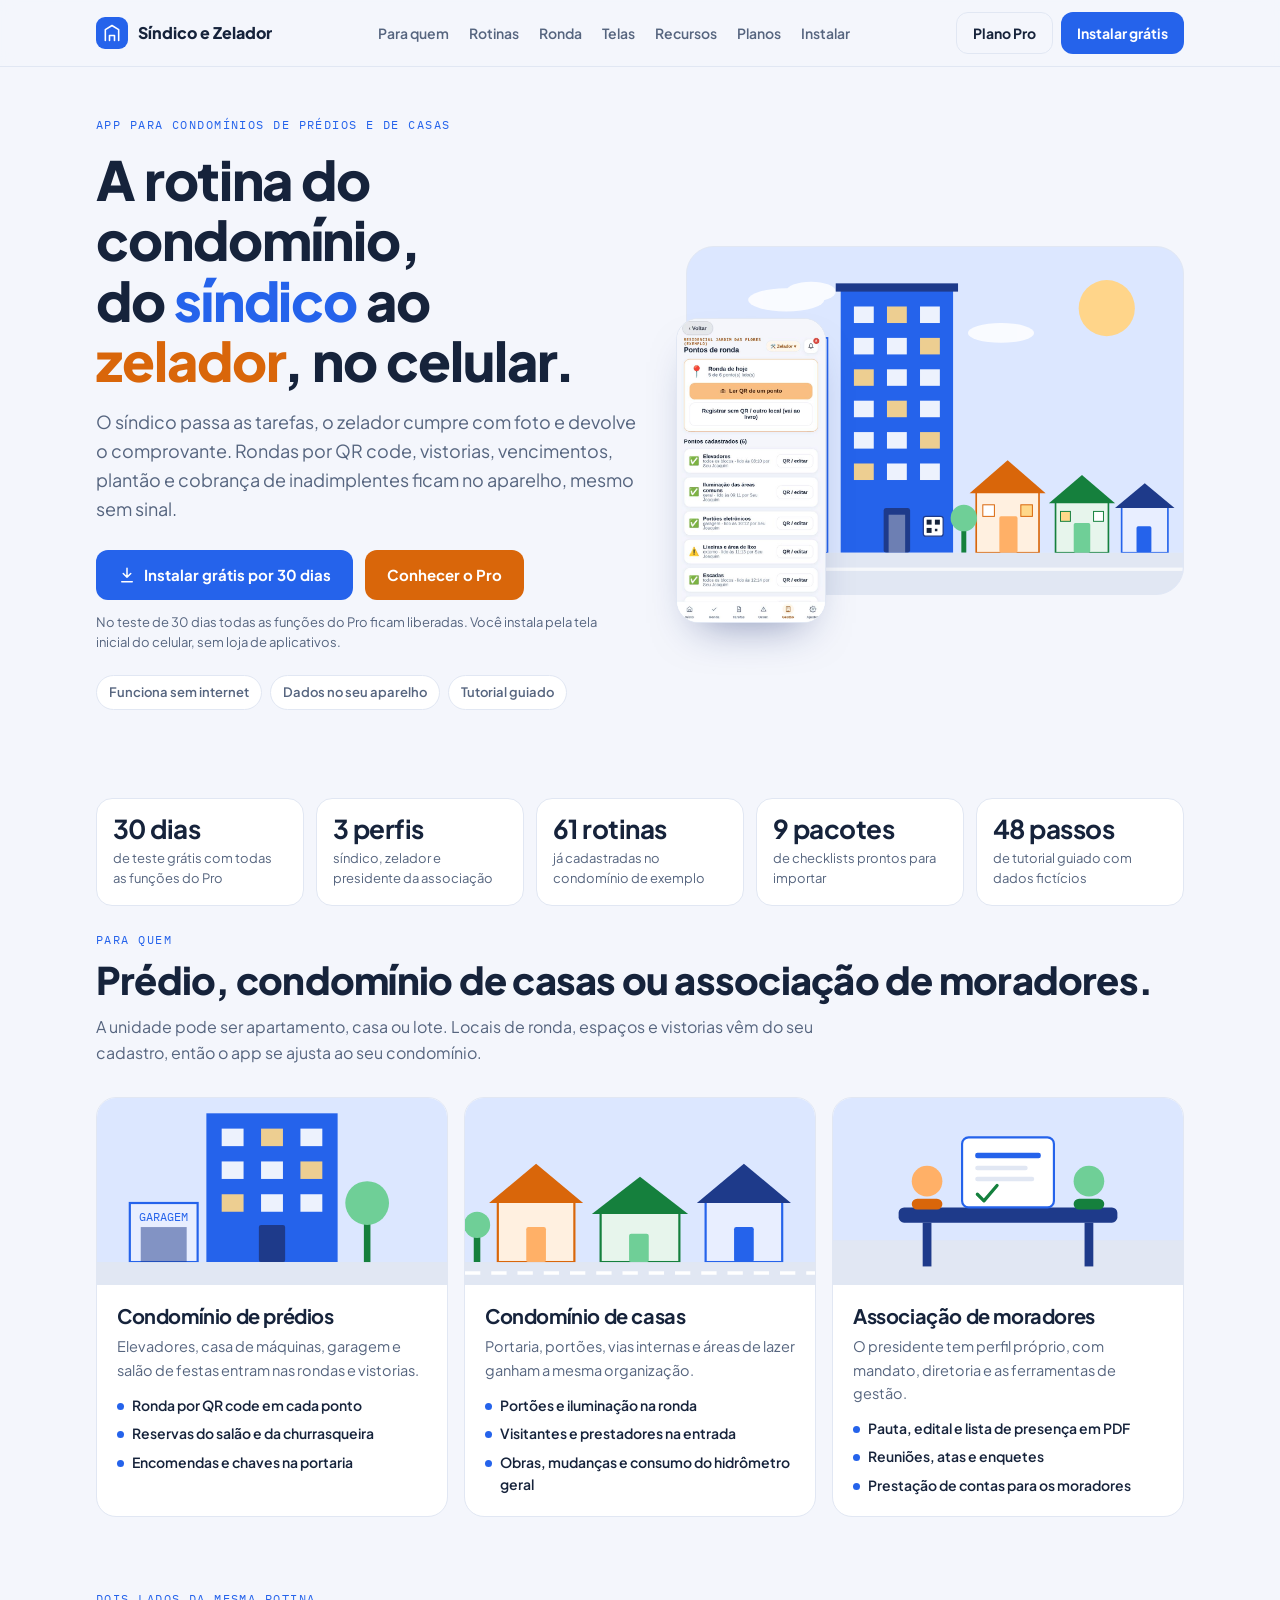
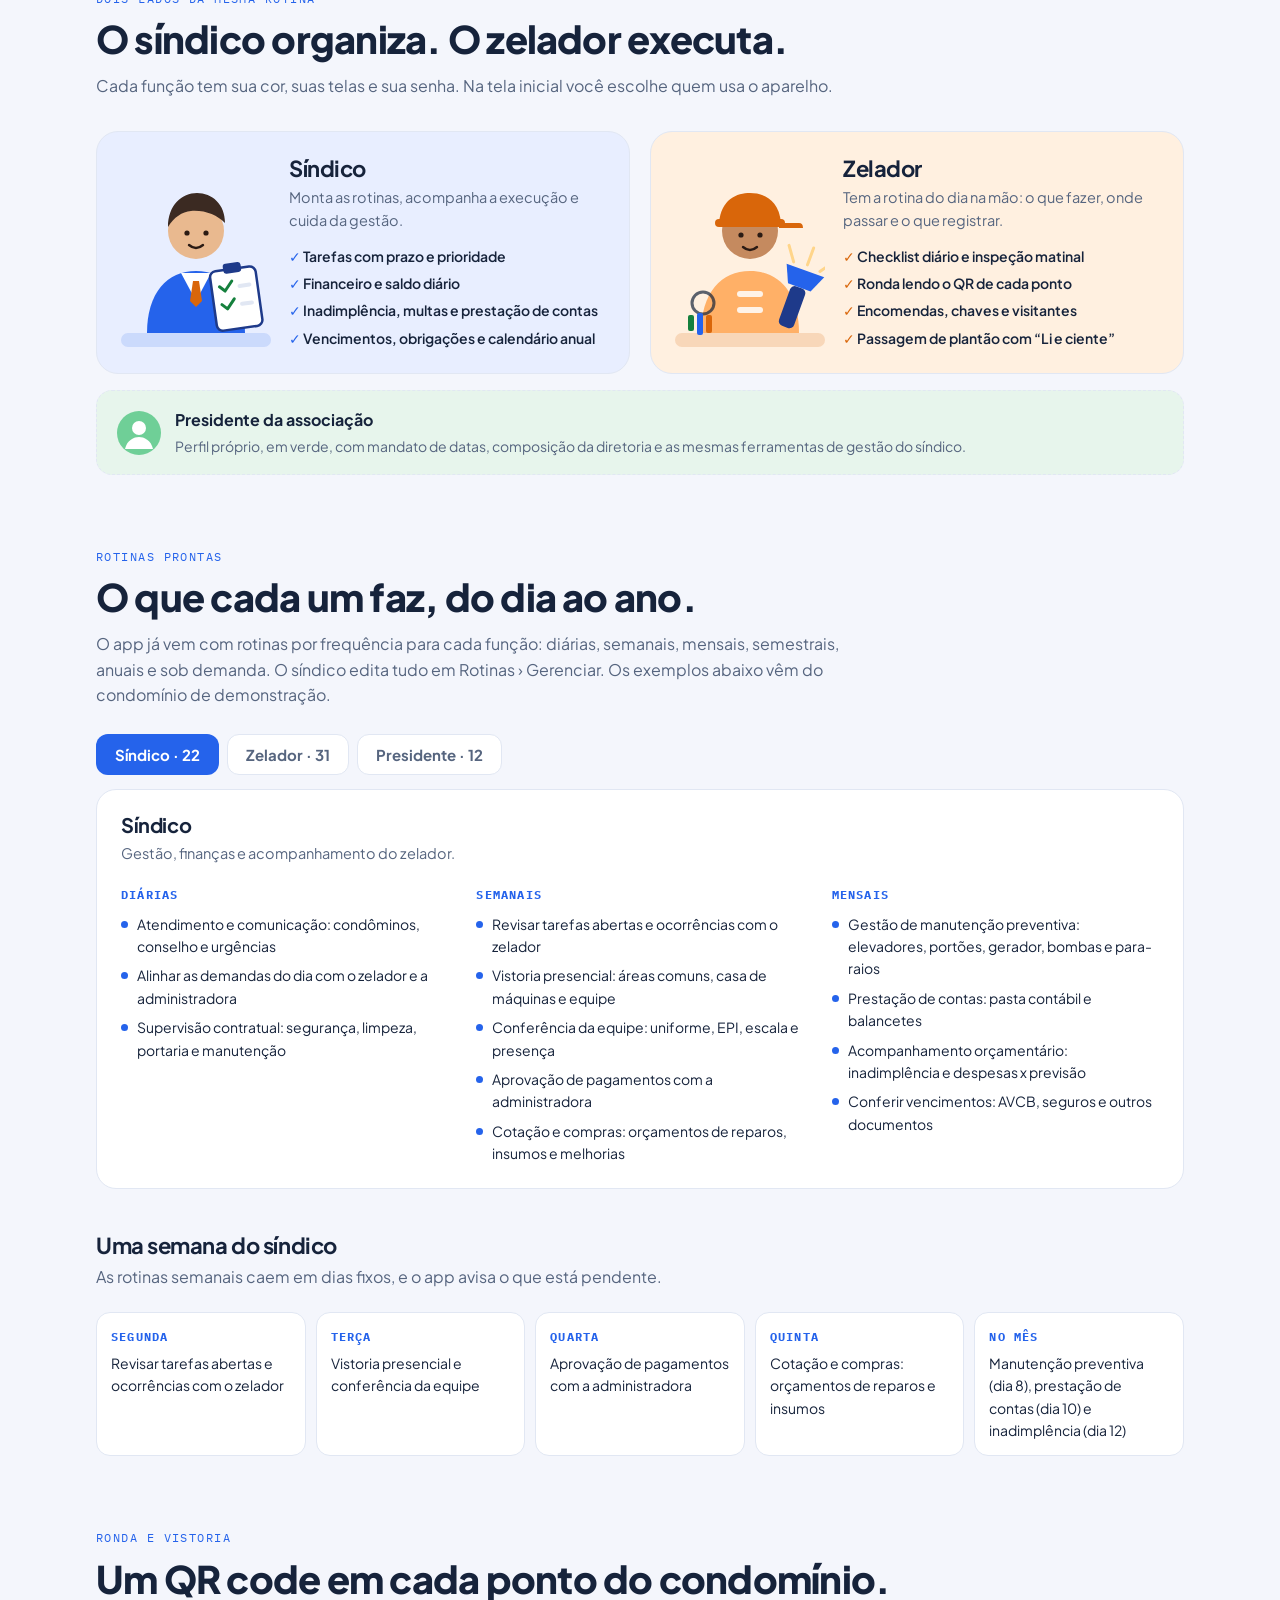
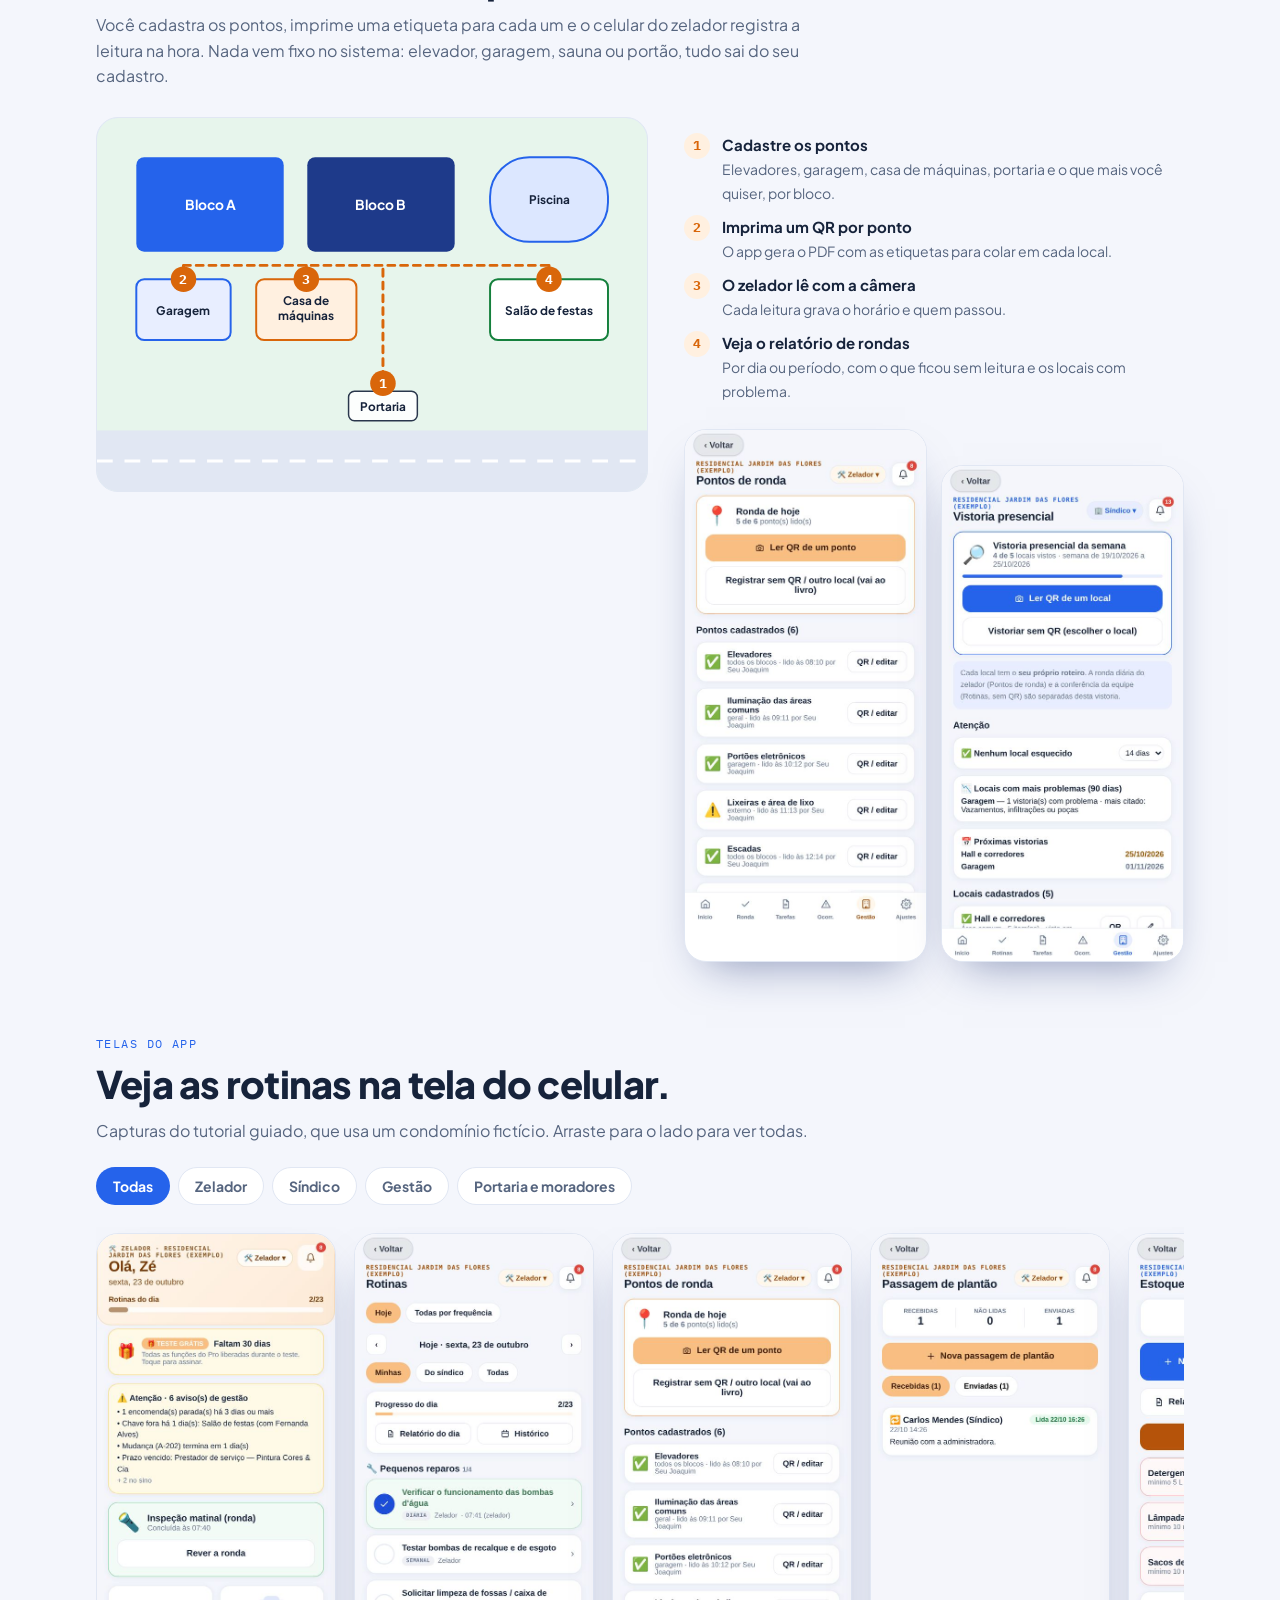
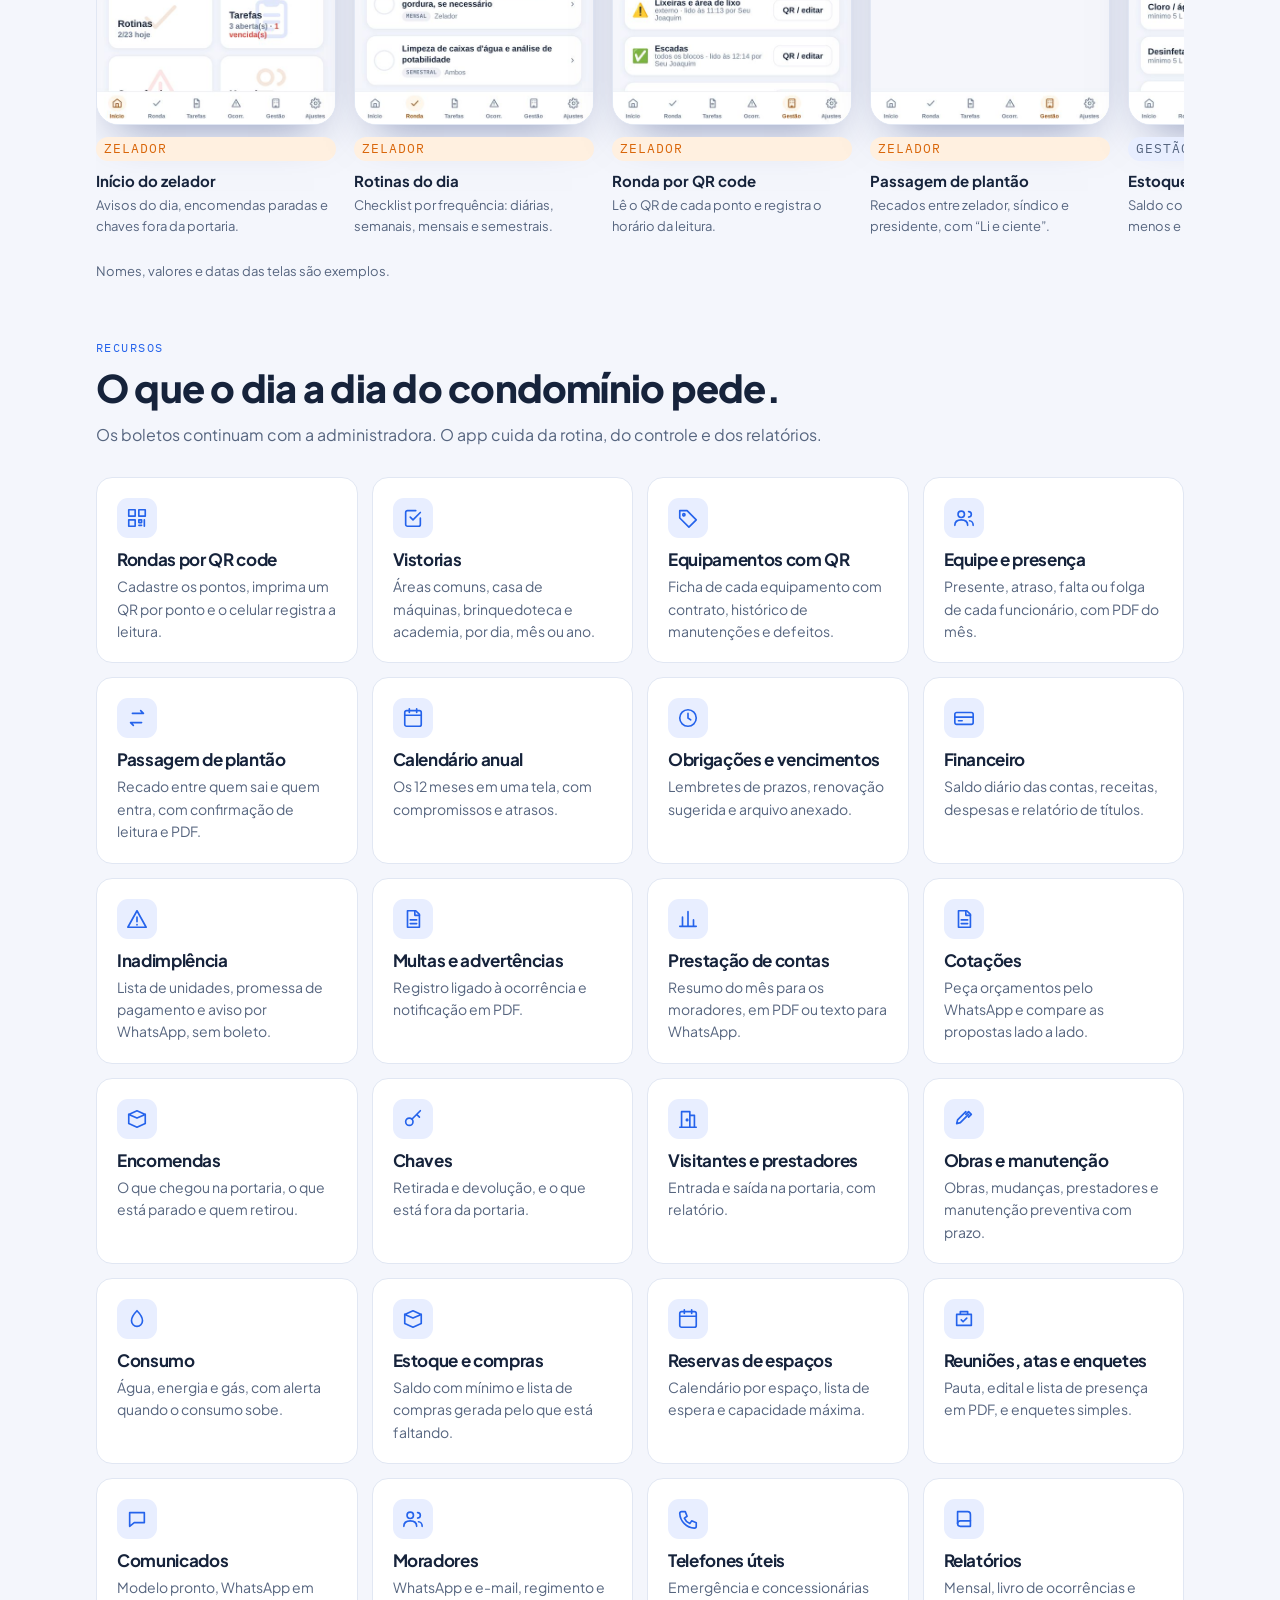
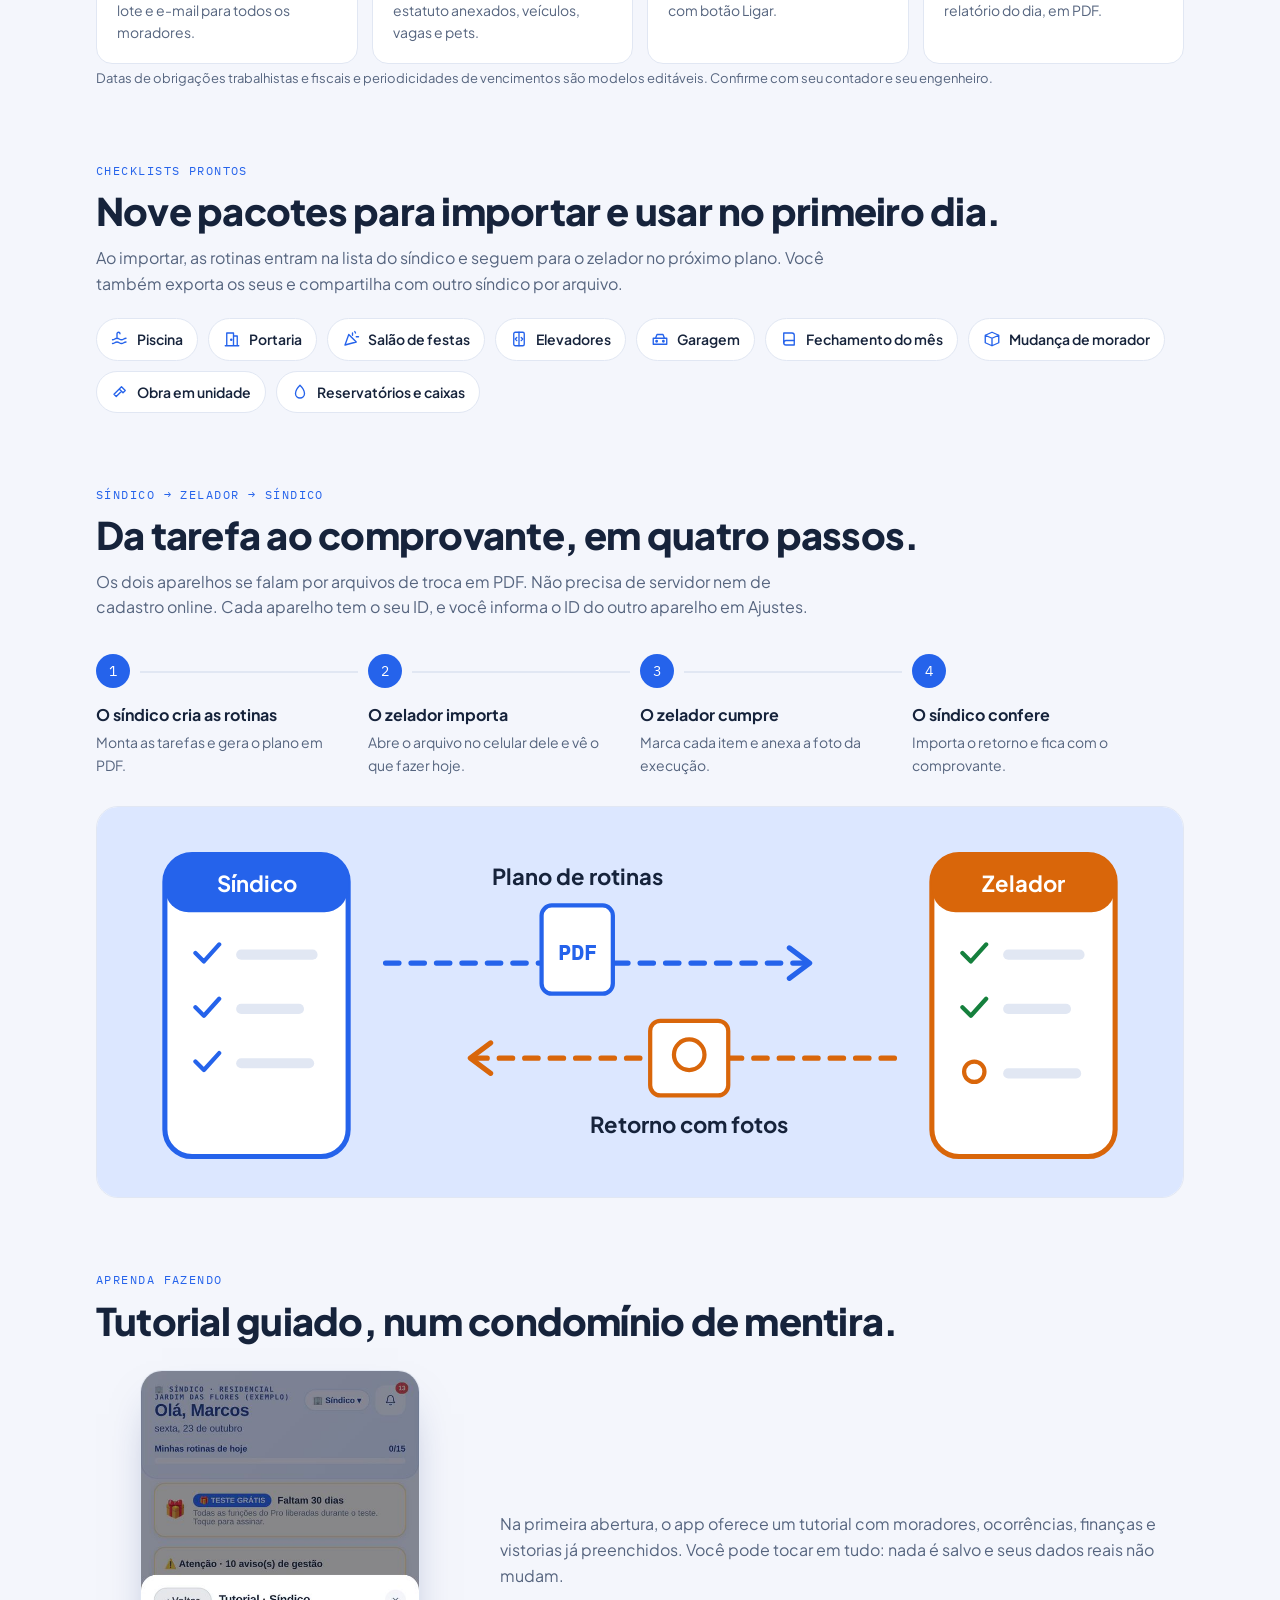
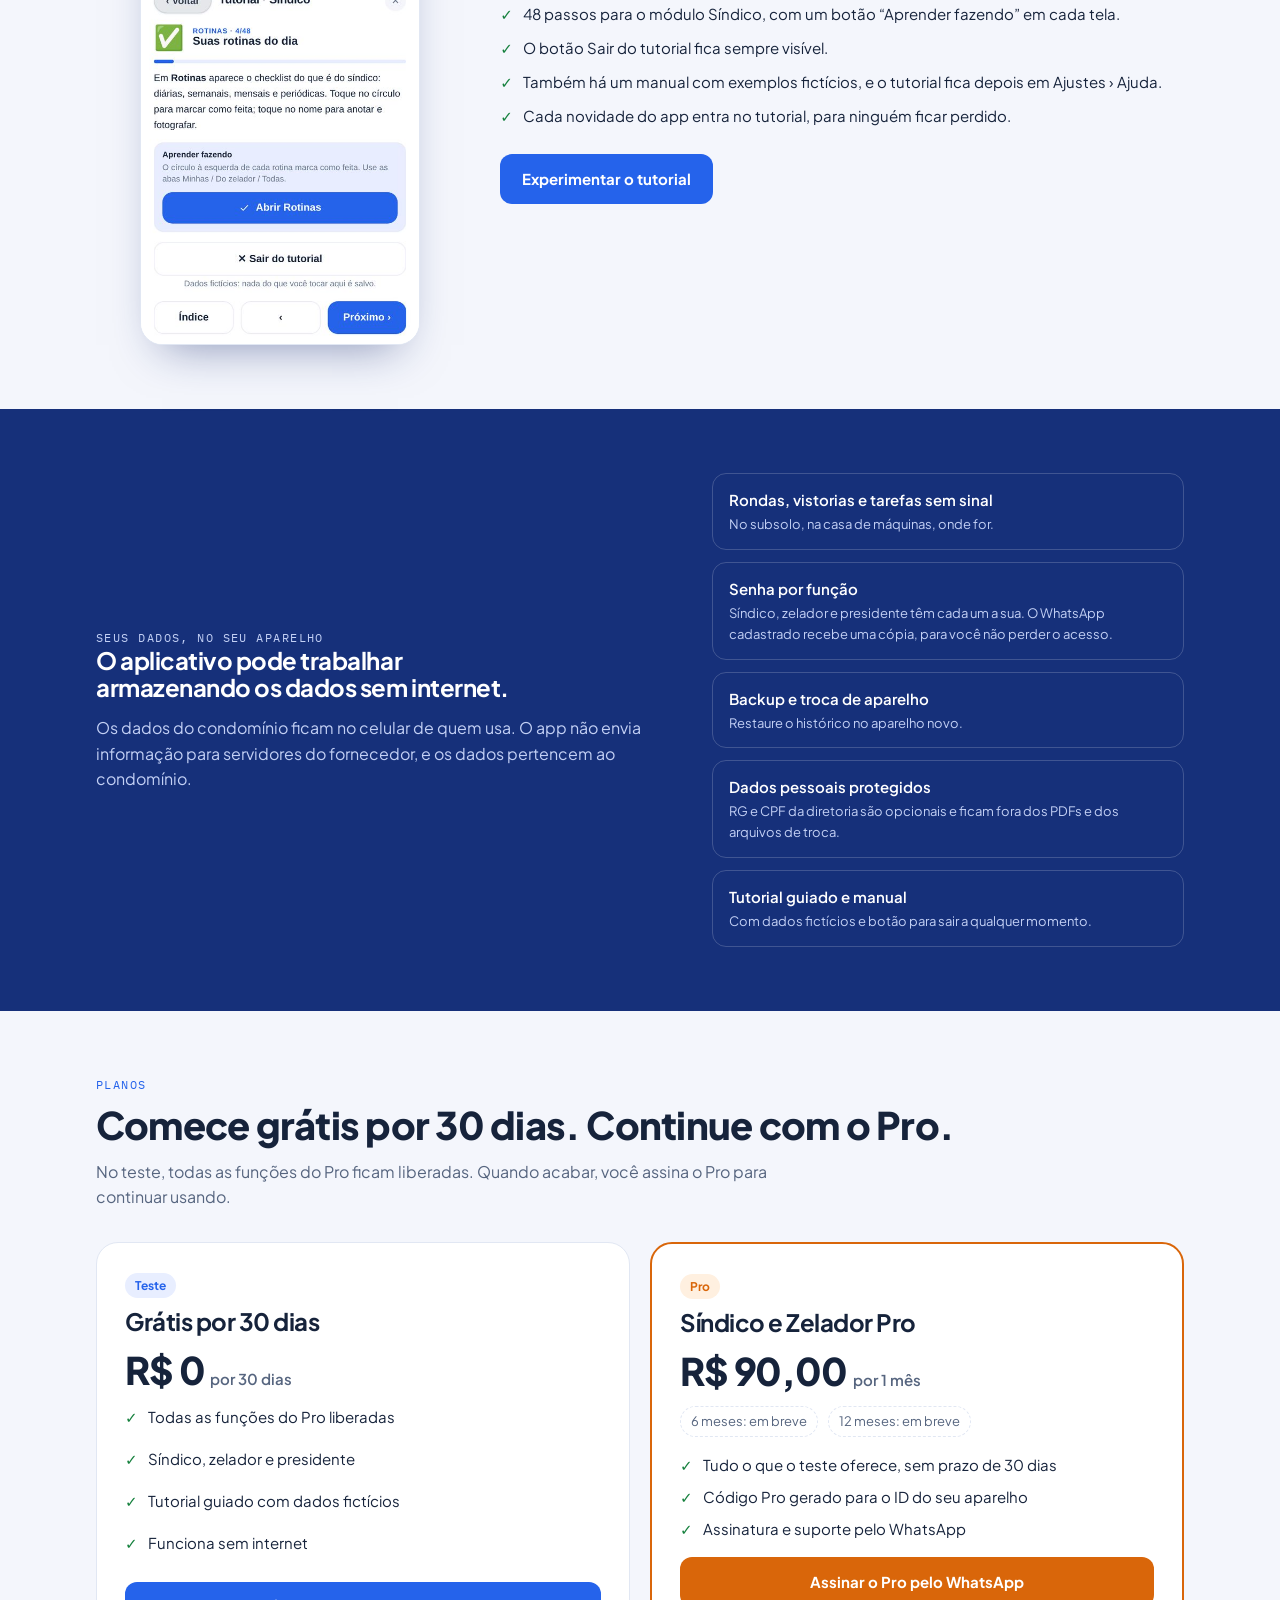
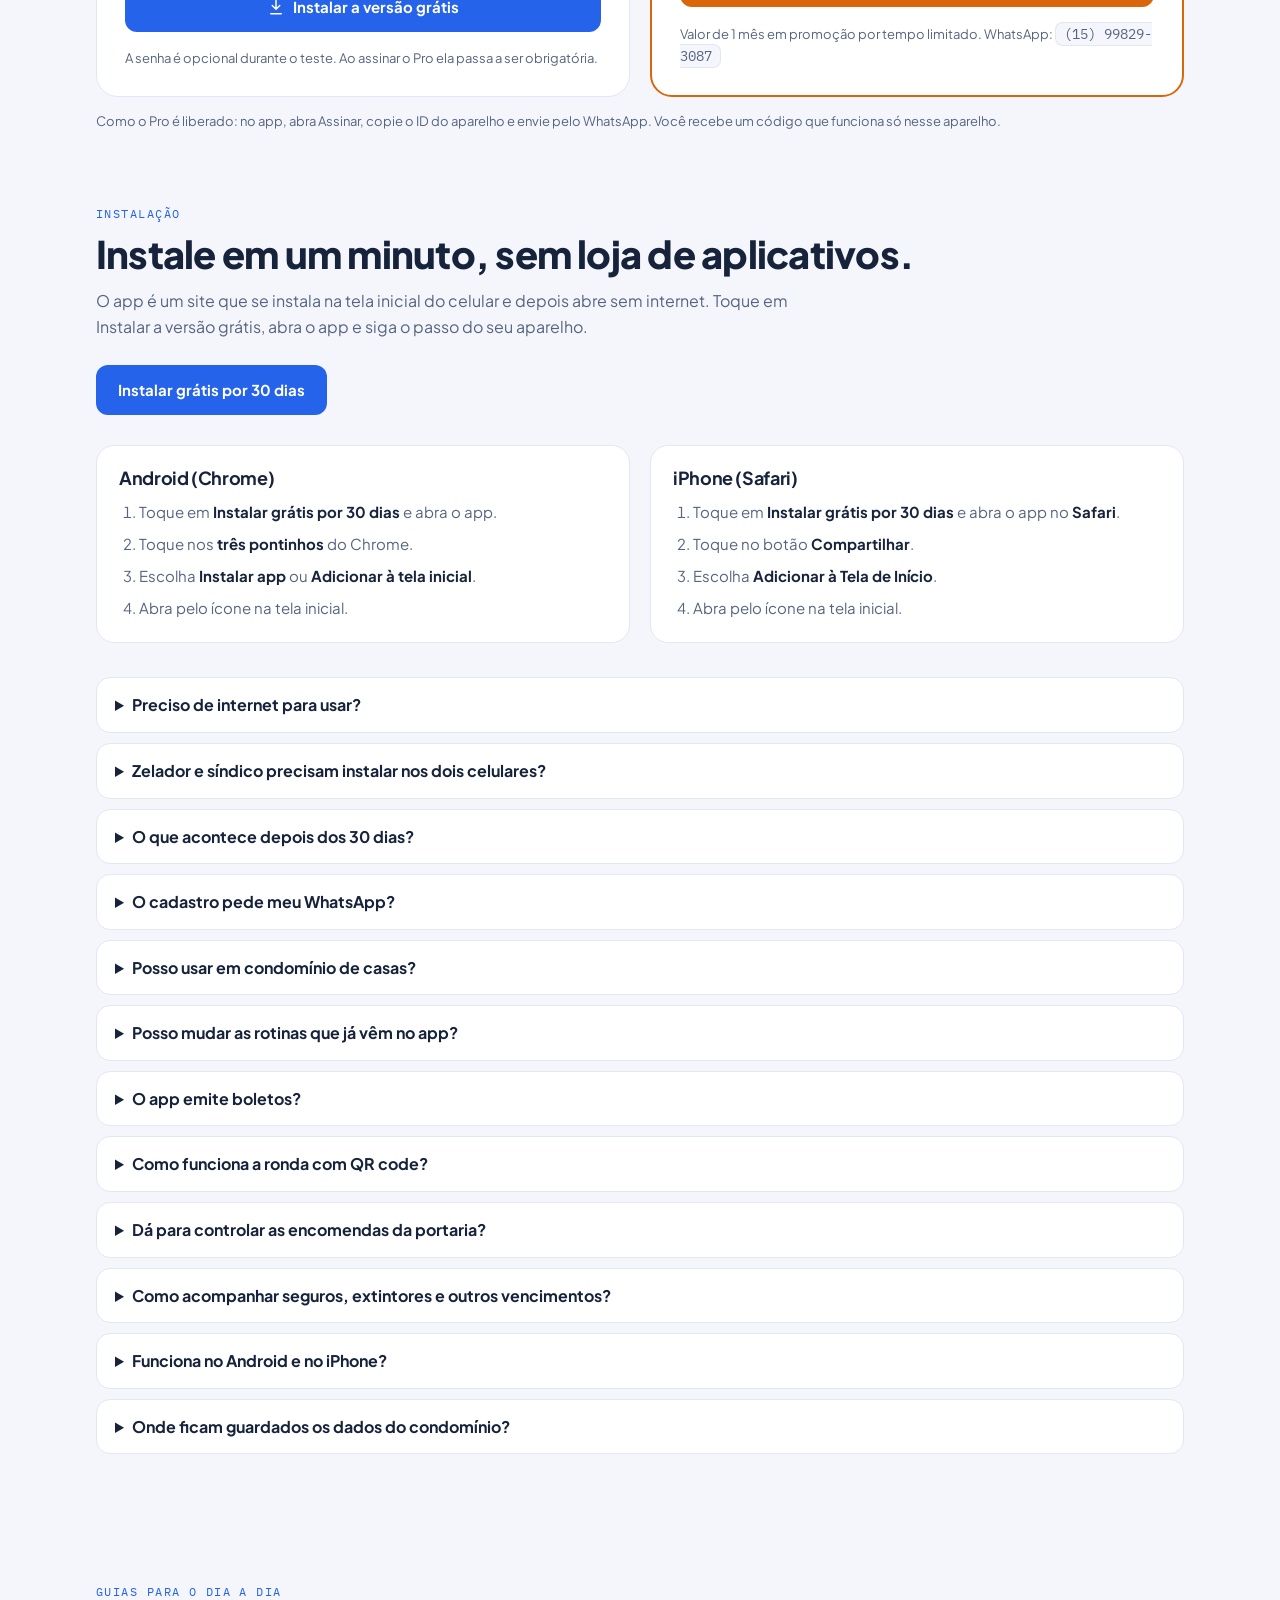
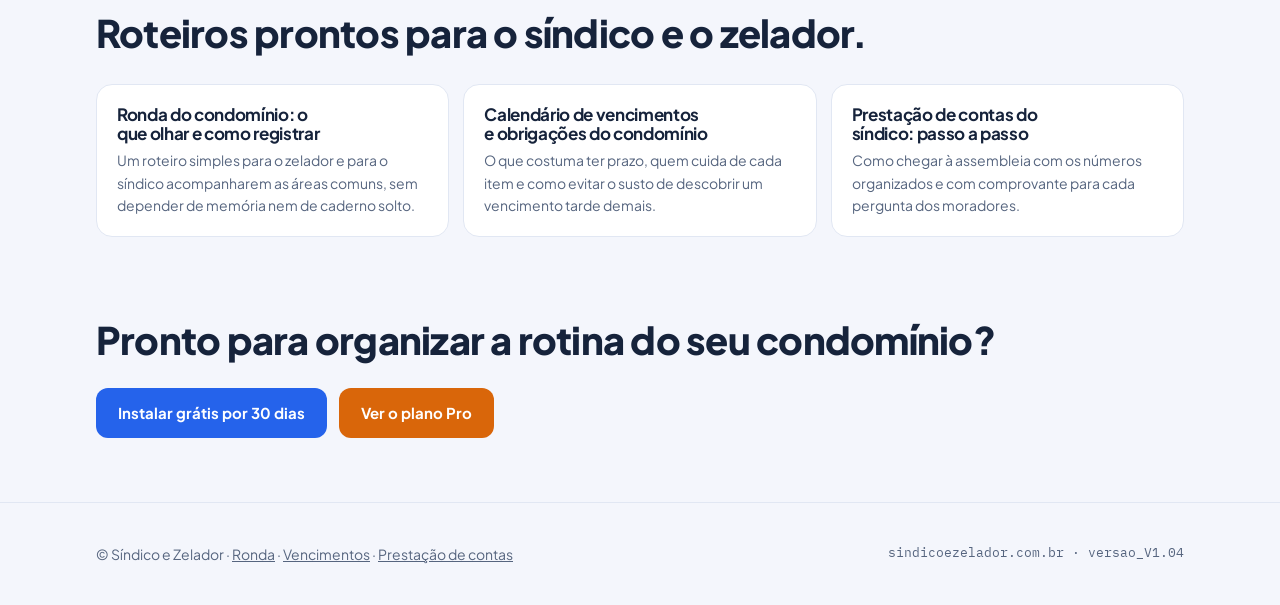
<file: index.html>
<!doctype html>
<html lang="pt-BR">
<head>
<meta charset="utf-8">
<meta name="viewport" content="width=device-width,initial-scale=1,viewport-fit=cover">
<title>Síndico e Zelador: app para a rotina do condomínio</title>
<meta name="description" content="App para síndico e zelador: ronda com QR code, tarefas, encomendas, vencimentos e prestação de contas. Funciona sem internet. 30 dias grátis.">
<meta name="robots" content="index,follow,max-image-preview:large,max-snippet:-1">
<link rel="canonical" href="https://sindicoezelador.com.br/">
<meta name="theme-color" content="#2563EB">
<link rel="icon" href="/favicon.svg" type="image/svg+xml">
<link rel="apple-touch-icon" href="/apple-touch-icon.png">
<meta property="og:site_name" content="Síndico e Zelador">
<meta property="og:locale" content="pt_BR">
<meta property="og:type" content="website">
<meta property="og:title" content="Síndico e Zelador: app para a rotina do condomínio">
<meta property="og:description" content="App para síndico e zelador: ronda com QR code, tarefas, encomendas, vencimentos e prestação de contas. Funciona sem internet. 30 dias grátis.">
<meta property="og:url" content="https://sindicoezelador.com.br/">
<meta property="og:image" content="https://sindicoezelador.com.br/og-image.jpg">
<meta property="og:image:secure_url" content="https://sindicoezelador.com.br/og-image.jpg">
<meta property="og:image:type" content="image/jpeg">
<meta property="og:image:width" content="1200">
<meta property="og:image:height" content="630">
<meta property="og:image:alt" content="Telas do aplicativo Síndico e Zelador: início do zelador e pontos de ronda com QR code">
<meta name="twitter:card" content="summary_large_image">
<meta name="twitter:title" content="Síndico e Zelador: app para a rotina do condomínio">
<meta name="twitter:description" content="App para síndico e zelador: ronda com QR code, tarefas, encomendas, vencimentos e prestação de contas. Funciona sem internet. 30 dias grátis.">
<meta name="twitter:image" content="https://sindicoezelador.com.br/og-image.jpg">
<meta name="twitter:image:alt" content="Telas do aplicativo Síndico e Zelador: início do zelador e pontos de ronda com QR code">
<link rel="stylesheet" href="https://fonts.googleapis.com/css2?family=Plus+Jakarta+Sans:wght@400;500;600;700;800&family=IBM+Plex+Mono:wght@500&display=swap">
<script type="application/ld+json">{"@context":"https://schema.org","@graph":[{"@type":"WebSite","@id":"https://sindicoezelador.com.br/#site","url":"https://sindicoezelador.com.br/","name":"Síndico e Zelador","inLanguage":"pt-BR"},{"@type":"SoftwareApplication","@id":"https://sindicoezelador.com.br/#app","name":"Síndico e Zelador","url":"https://sindicoezelador.com.br/","installUrl":"https://app.sindicoezelador.com.br/","applicationCategory":"BusinessApplication","operatingSystem":"Android, iOS, Web","inLanguage":"pt-BR","description":"Aplicativo para a rotina do condomínio: ronda com QR code, tarefas, vistorias, encomendas, vencimentos e prestação de contas, com dados no próprio aparelho.","image":"https://sindicoezelador.com.br/og-image.jpg","offers":[{"@type":"Offer","name":"Teste grátis por 30 dias, com as funções do Pro","price":"0","priceCurrency":"BRL"},{"@type":"Offer","name":"Plano Pro, 1 mês (preço promocional)","price":"90.00","priceCurrency":"BRL"}]},{"@type":"FAQPage","mainEntity":[{"@type":"Question","name":"Preciso de internet para usar?","acceptedAnswer":{"@type":"Answer","text":"Não. Depois de instalado, o app trabalha com os dados guardados no aparelho. A internet só é usada para abrir o WhatsApp ou instalar."}},{"@type":"Question","name":"Zelador e síndico precisam instalar nos dois celulares?","acceptedAnswer":{"@type":"Answer","text":"Sim, cada um no seu aparelho. Eles trocam as rotinas e os comprovantes por arquivos em PDF, sem servidor."}},{"@type":"Question","name":"O que acontece depois dos 30 dias?","acceptedAnswer":{"@type":"Answer","text":"Para continuar usando, você assina o Pro. Seus dados continuam no aparelho."}},{"@type":"Question","name":"O cadastro pede meu WhatsApp?","acceptedAnswer":{"@type":"Answer","text":"Sim, o número é obrigatório, com DDD. Sempre que você cria ou altera a senha, uma cópia dela vai para esse WhatsApp. No teste grátis a senha é opcional."}},{"@type":"Question","name":"Posso usar em condomínio de casas?","acceptedAnswer":{"@type":"Answer","text":"Sim. A unidade pode ser apartamento, casa ou lote, e os locais de ronda, os espaços e as vistorias vêm do seu cadastro."}},{"@type":"Question","name":"Posso mudar as rotinas que já vêm no app?","acceptedAnswer":{"@type":"Answer","text":"Pode. O síndico liga, desliga, cria e ajusta frequência e responsável em Rotinas › Gerenciar. Há ainda nove pacotes de checklists prontos para importar."}},{"@type":"Question","name":"O app emite boletos?","acceptedAnswer":{"@type":"Answer","text":"Não. Os boletos continuam com a administradora. O app registra saldo, receitas, despesas, inadimplência e prestação de contas."}},{"@type":"Question","name":"Como funciona a ronda com QR code?","acceptedAnswer":{"@type":"Answer","text":"O app gera um QR para cada ponto cadastrado (portaria, garagem, bombas, reservatório, lazer). Você imprime e cola no local. O zelador lê o código com a câmera do celular e o horário fica registrado. Se não houver QR, ele registra o ponto manualmente."}},{"@type":"Question","name":"Dá para controlar as encomendas da portaria?","acceptedAnswer":{"@type":"Answer","text":"Dá. O app registra a chegada, a entrega ao morador e avisa quando uma encomenda fica parada há alguns dias."}},{"@type":"Question","name":"Como acompanhar seguros, extintores e outros vencimentos?","acceptedAnswer":{"@type":"Answer","text":"Em Vencimentos e Obrigações você cadastra cada item com a data. O app mostra o que está próximo de vencer e o que já venceu, para o síndico agir antes do prazo."}},{"@type":"Question","name":"Funciona no Android e no iPhone?","acceptedAnswer":{"@type":"Answer","text":"Funciona nos dois. No Android você instala pelo Chrome e no iPhone pelo Safari, em ‘Adicionar à Tela de Início’. Não precisa de loja de aplicativos."}},{"@type":"Question","name":"Onde ficam guardados os dados do condomínio?","acceptedAnswer":{"@type":"Answer","text":"No próprio aparelho de quem usa. Não há servidor central guardando as informações, e a troca entre síndico e zelador é feita por arquivos em PDF."}}]}]}</script>
<style>
/* Layout: hero ilustrado com cena de condomínio, para quem é, personas, galeria de telas, módulos, fluxo, offline, planos, instalação */
:root{
  --bg:#F4F6FC; --surface:#FFFFFF; --ink:#16233B; --muted:#56657F; --line:#E1E7F3;
  --blue:#2563EB; --blue-d:#1D4ED8; --blue-soft:#E8EEFF; --blue-deep:#1E3A8A;
  --orange:#D9660A; --orange-soft:#FFF0E0; --orange-mid:#FFB067;
  --green:#15803D; --green-soft:#E7F5EC; --green-mid:#6FCF97;
  --on-blue:#FFFFFF; --band:#16307A; --on-band:#FFFFFF; --on-band-muted:#C3D0F5;
  --sky:#DCE7FF; --sun:#FFD58A; --win:#FFFFFF; --win-on:#FFD88A;
  --font:'Plus Jakarta Sans',system-ui,-apple-system,'Segoe UI',sans-serif;
  --mono:'IBM Plex Mono',ui-monospace,Menlo,Consolas,monospace;
}
@media (prefers-color-scheme:dark){:root:not([data-theme="light"]){
  --bg:#0E1526; --surface:#16203A; --ink:#E8EEFB; --muted:#9AA9C7; --line:#26334F;
  --blue:#6E97FF; --blue-d:#4F7DF5; --blue-soft:#1B2A52; --blue-deep:#3B5BB5;
  --orange:#FFA04D; --orange-soft:#3A2A1A; --orange-mid:#C9742A;
  --green:#4ADE80; --green-soft:#16301F; --green-mid:#2F8F5B;
  --on-blue:#0E1526; --band:#0A1840; --on-band:#F2F5FF; --on-band-muted:#9FB2E6;
  --sky:#17254A; --sun:#C9923A; --win:#2A3A66; --win-on:#FFD88A; color-scheme:dark}}
:root[data-theme="dark"]{
  --bg:#0E1526; --surface:#16203A; --ink:#E8EEFB; --muted:#9AA9C7; --line:#26334F;
  --blue:#6E97FF; --blue-d:#4F7DF5; --blue-soft:#1B2A52; --blue-deep:#3B5BB5;
  --orange:#FFA04D; --orange-soft:#3A2A1A; --orange-mid:#C9742A;
  --green:#4ADE80; --green-soft:#16301F; --green-mid:#2F8F5B;
  --on-blue:#0E1526; --band:#0A1840; --on-band:#F2F5FF; --on-band-muted:#9FB2E6;
  --sky:#17254A; --sun:#C9923A; --win:#2A3A66; --win-on:#FFD88A; color-scheme:dark}

*{box-sizing:border-box}
html{scroll-behavior:smooth}
body{margin:0;background:var(--bg);color:var(--ink);font-family:var(--font);font-size:16px;line-height:1.6}
.wrap,.band-in{max-width:1120px;margin:0 auto;padding-inline:max(16px,env(safe-area-inset-left,0px)) max(16px,env(safe-area-inset-right,0px))}
a{color:inherit}
h1,h2,h3{text-wrap:balance;letter-spacing:-.02em;line-height:1.12;margin:0}
p{margin:0}
svg{display:block;max-width:100%;height:auto}
:focus-visible{outline:3px solid var(--blue);outline-offset:3px;border-radius:8px}
.eyebrow{font-family:var(--mono);font-size:12px;text-transform:uppercase;letter-spacing:.12em;color:var(--blue)}
section{padding-block:64px}
section h2{font-size:clamp(26px,3.6vw,38px);font-weight:800;margin-top:10px}
.sub{color:var(--muted);max-width:62ch;margin-top:12px}

/* buttons */
.btn{display:inline-flex;align-items:center;justify-content:center;gap:8px;padding:13px 22px;border-radius:12px;font-weight:700;font-size:15px;text-decoration:none;background:var(--blue);color:var(--on-blue);border:0;cursor:pointer;font-family:inherit;text-align:center}
.btn:hover{background:var(--blue-d)}
.btn svg{width:18px;height:18px;stroke:currentColor;fill:none;stroke-width:2;stroke-linecap:round;stroke-linejoin:round}
.btn.ghost{background:transparent;color:var(--ink);border:1.5px solid var(--line)}
.btn.ghost:hover{border-color:var(--blue)}
.btn.pro{background:var(--orange);color:#fff}
.btn.pro:hover{filter:brightness(.93)}
.btn.sm{padding:9px 16px;font-size:14px}
.btn.wide{width:100%}

/* header */
header.top{position:sticky;top:env(safe-area-inset-top,0px);z-index:5;background:color-mix(in srgb,var(--bg) 92%,transparent);backdrop-filter:blur(8px);border-bottom:1px solid var(--line)}
.top .wrap{display:flex;align-items:center;justify-content:space-between;gap:12px;padding-block:12px}
.brand{display:flex;align-items:center;gap:10px;font-weight:800;text-decoration:none}
.logo{width:32px;height:32px;border-radius:9px;background:var(--blue);display:grid;place-items:center;color:var(--on-blue)}
.logo svg{width:20px;height:20px;stroke:currentColor;fill:none;stroke-width:1.9;stroke-linecap:round;stroke-linejoin:round}
.top nav{display:flex;gap:20px;font-size:14px;font-weight:600;color:var(--muted)}
.top nav a{text-decoration:none}.top nav a:hover{color:var(--ink)}
.top .acts{display:flex;gap:8px}

/* hero */
.hero{padding-block:48px 56px;display:grid;grid-template-columns:1.05fr .95fr;gap:40px;align-items:center}
.hero>*{min-width:0}
.hero h1{font-size:clamp(34px,5.2vw,54px);font-weight:800;margin-top:14px}
.hero h1 em{font-style:normal;color:var(--blue)}
.hero h1 em.z{color:var(--orange)}
.lead{font-size:18px;color:var(--muted);max-width:52ch;margin-top:18px}
.cta{display:flex;flex-wrap:wrap;gap:12px;margin-top:26px}
.cta-note{font-size:13px;color:var(--muted);margin-top:12px;max-width:52ch}
.chips{display:flex;flex-wrap:wrap;gap:8px;margin-top:22px;padding:0;list-style:none}
.chips li{font-size:13px;font-weight:600;padding:6px 12px;border-radius:99px;background:var(--surface);border:1px solid var(--line);color:var(--muted)}
.stage{position:relative}
.scene{width:100%;border-radius:28px;background:var(--sky);border:1px solid var(--line);overflow:hidden}
.stage .shot-float{position:absolute;left:-10px;bottom:-28px;width:30%;min-width:112px}
.shot{margin:0;border-radius:22px;overflow:hidden;border:1px solid var(--line);background:var(--surface);box-shadow:0 22px 44px -22px rgba(20,40,110,.5)}
.shot img{display:block;width:100%;height:auto}

/* audience */
.aud{display:grid;grid-template-columns:repeat(3,1fr);gap:16px;margin-top:32px}
.aud article{background:var(--surface);border:1px solid var(--line);border-radius:20px;overflow:hidden;display:flex;flex-direction:column}
.aud .art{background:var(--sky);border-bottom:1px solid var(--line)}
.aud .tx{padding:20px}
.aud h3{font-size:20px}
.aud p{font-size:14.5px;color:var(--muted);margin-top:8px}
.aud ul{margin:12px 0 0;padding:0;list-style:none;display:grid;gap:6px;font-size:14px;font-weight:600}
.aud li{display:flex;gap:8px}
.aud li::before{content:"";width:7px;height:7px;border-radius:50%;background:var(--blue);margin-top:9px;flex:none}

/* personas */
.pers{display:grid;grid-template-columns:1fr 1fr;gap:20px;margin-top:32px}
.pers>*{min-width:0}
.pcard{border-radius:22px;padding:24px;display:grid;grid-template-columns:150px 1fr;gap:18px;align-items:center;border:1px solid var(--line)}
.pcard.s{background:var(--blue-soft)}
.pcard.z{background:var(--orange-soft)}
.pcard h3{font-size:22px}
.pcard p{font-size:14.5px;color:var(--muted);margin-top:6px}
.pcard ul{margin:12px 0 0;padding:0;list-style:none;display:grid;gap:5px;font-size:14px;font-weight:600}
.pcard li::before{content:"✓ ";color:var(--blue)}
.pcard.z li::before{color:var(--orange)}
.pres{margin-top:16px;border:1px dashed var(--line);border-radius:16px;padding:16px 20px;display:flex;gap:14px;align-items:center;background:var(--green-soft)}
.pres b{display:block}
.pres span{font-size:14px;color:var(--muted)}
.pres svg{width:44px;flex:none}

/* gallery */
.tabs{display:flex;flex-wrap:wrap;gap:8px;margin-top:24px}
.tab{font-family:inherit;font-size:14px;font-weight:700;padding:9px 16px;border-radius:99px;border:1.5px solid var(--line);background:var(--surface);color:var(--muted);cursor:pointer}
.tab[aria-pressed="true"]{background:var(--blue);color:var(--on-blue);border-color:transparent}
.gal-wrap{margin-top:22px;display:flex;gap:18px;overflow-x:auto;scroll-snap-type:x mandatory;padding:6px 2px 20px;-webkit-overflow-scrolling:touch}
.gal-wrap figure{flex:0 0 min(240px,70vw);scroll-snap-align:start;margin:0}
.gal-wrap figcaption{margin-top:12px}
.gal-wrap figcaption b{display:block;font-size:15px}
.gal-wrap figcaption span{display:block;font-size:13px;color:var(--muted);margin-top:2px}
.tag{display:inline-block;font-family:var(--mono);font-size:11px;letter-spacing:.08em;text-transform:uppercase;padding:2px 8px;border-radius:99px;margin-bottom:8px;background:var(--blue-soft);color:var(--blue)}
.tag.z{background:var(--orange-soft);color:var(--orange)}
.tag.g{background:var(--green-soft);color:var(--green)}
.note{font-size:13px;color:var(--muted);margin-top:4px}

/* modules */
.grid{display:grid;grid-template-columns:repeat(auto-fit,minmax(210px,1fr));gap:14px;margin-top:30px}
.card{background:var(--surface);border:1px solid var(--line);border-radius:16px;padding:20px}
.card h3{font-size:17px;margin-top:12px}
.card p{font-size:14px;color:var(--muted);margin-top:6px}
.ico{width:40px;height:40px;border-radius:11px;background:var(--blue-soft);color:var(--blue);display:grid;place-items:center}
.ico svg{width:22px;height:22px;stroke:currentColor;fill:none;stroke-width:1.8;stroke-linecap:round;stroke-linejoin:round}

/* flow */
.flow{display:grid;grid-template-columns:repeat(4,1fr);gap:0;margin-top:34px;list-style:none;padding:0;counter-reset:s}
.flow li{position:relative;padding:0 18px 0 0;counter-increment:s}
.flow li::before{content:counter(s);width:34px;height:34px;border-radius:50%;background:var(--blue);color:var(--on-blue);display:grid;place-items:center;font-family:var(--mono);font-size:14px;margin-bottom:14px}
.flow li:not(:last-child)::after{content:"";position:absolute;top:17px;left:44px;right:10px;height:2px;background:var(--line)}
.flow b{display:block;font-size:16px}
.flow span{display:block;font-size:14px;color:var(--muted);margin-top:4px}

/* offline band */
.band{background:var(--band);color:var(--on-band)}
.off{display:grid;grid-template-columns:1.1fr .9fr;gap:40px;align-items:center}
.off>*{min-width:0}
.band h2{color:var(--on-band)}
.band p{color:var(--on-band-muted);margin-top:14px;max-width:56ch}
.facts{display:grid;gap:12px;margin:0;padding:0;list-style:none}
.facts li{border:1px solid rgba(255,255,255,.18);border-radius:14px;padding:14px 16px;font-size:15px;font-weight:600;color:var(--on-band)}
.facts small{display:block;font-weight:400;color:var(--on-band-muted);font-size:13px;margin-top:2px}

/* plans */
.plans{display:grid;grid-template-columns:1fr 1fr;gap:20px;margin-top:32px;align-items:stretch}
.plan{background:var(--surface);border:1px solid var(--line);border-radius:22px;padding:28px;display:flex;flex-direction:column;gap:16px}
.plan.pro{border:2px solid var(--orange)}
.plan h3{font-size:24px}
.badge{display:inline-block;font-size:12px;font-weight:700;padding:3px 10px;border-radius:99px;background:var(--blue-soft);color:var(--blue);margin-bottom:10px}
.plan.pro .badge{background:var(--orange-soft);color:var(--orange)}
.price{font-size:38px;font-weight:800;letter-spacing:-.03em;line-height:1}
.price small{font-size:15px;font-weight:600;color:var(--muted);letter-spacing:0}
.plan ul{margin:0;padding:0;list-style:none;display:grid;gap:8px;font-size:15px;flex:1}
.plan li{display:flex;gap:10px}
.plan li::before{content:"✓";font-weight:800;color:var(--green);flex:none}
.plan .fine{font-size:13px;color:var(--muted)}
.soon{display:flex;gap:10px;flex-wrap:wrap;font-size:13px;color:var(--muted)}
.soon span{padding:4px 10px;border:1px dashed var(--line);border-radius:99px}
.ph{font-family:var(--mono);font-size:14px;background:var(--bg);border:1px solid var(--line);border-radius:8px;padding:2px 8px;user-select:all}

/* install */
.inst{display:grid;grid-template-columns:1fr 1fr;gap:20px;margin-top:30px}
.inst>*{min-width:0}
.step{background:var(--surface);border:1px solid var(--line);border-radius:18px;padding:22px}
.step h3{font-size:18px}
.step ol{margin:12px 0 0;padding-left:20px;display:grid;gap:8px;font-size:15px;color:var(--muted)}
.step ol b{color:var(--ink)}
.faq{margin-top:34px;display:grid;gap:10px}
.faq details{background:var(--surface);border:1px solid var(--line);border-radius:14px;padding:14px 18px}
.faq summary{font-weight:700;cursor:pointer}
.faq p{margin-top:8px;font-size:15px;color:var(--muted)}

.final{text-align:left}
footer{padding-block:40px;color:var(--muted);font-size:14px;border-top:1px solid var(--line)}
footer .wrap{display:flex;flex-wrap:wrap;justify-content:space-between;gap:12px}
.mono{font-family:var(--mono);font-size:13px}

@media (max-width:900px){
  .top nav{display:none}
  .hero,.off,.pers,.plans,.inst{grid-template-columns:1fr}
  .aud{grid-template-columns:1fr}
  .hero{padding-block:32px 48px;gap:34px}
  .flow{grid-template-columns:1fr;gap:22px}
  .flow li{padding:0 0 0 50px}
  .flow li::before{position:absolute;left:0;top:0;margin:0}
  .flow li:not(:last-child)::after{top:40px;left:16px;right:auto;width:2px;height:calc(100% - 18px)}
  section{padding-block:44px}
  .stage .shot-float{left:6px}
}
@media (max-width:520px){
  .pcard{grid-template-columns:1fr}
  .pcard svg{max-width:150px}
  .top .btn.ghost{display:none}
}
@media (prefers-reduced-motion:reduce){html{scroll-behavior:auto}}

/* v1.02 */
.stats{display:grid;grid-template-columns:repeat(5,1fr);gap:12px;margin-top:8px}
.stat{background:var(--surface);border:1px solid var(--line);border-radius:16px;padding:16px}
.stat b{display:block;font-size:26px;letter-spacing:-.02em;line-height:1.1}
.stat span{display:block;font-size:13px;color:var(--muted);margin-top:4px}
.rtabs{display:flex;flex-wrap:wrap;gap:8px;margin-top:26px}
.rtab{font-family:inherit;font-size:15px;font-weight:700;padding:10px 18px;border-radius:12px;border:1.5px solid var(--line);background:var(--surface);color:var(--muted);cursor:pointer}
.rtab[aria-selected="true"]{color:#fff;border-color:transparent}
.rtab[data-p="sindico"][aria-selected="true"]{background:#2563EB}
.rtab[data-p="zelador"][aria-selected="true"]{background:#C9590A}
.rtab[data-p="presidente"][aria-selected="true"]{background:#15803D}
.rpanel{margin-top:14px;background:var(--surface);border:1px solid var(--line);border-radius:20px;padding:24px}
.rpanel h3{font-size:20px}
.rpanel>p{color:var(--muted);font-size:14.5px;margin-top:6px}
.rcols{display:grid;grid-template-columns:repeat(auto-fit,minmax(250px,1fr));gap:18px 28px;margin-top:20px}
.rcol h4{margin:0 0 8px;font-size:12px;font-family:var(--mono);letter-spacing:.1em;text-transform:uppercase;color:var(--tone)}
.rcol ul{margin:0;padding:0;list-style:none;display:grid;gap:7px}
.rcol li{font-size:14px;display:flex;gap:9px}
.rcol li::before{content:"";width:7px;height:7px;border-radius:50%;background:var(--tone);margin-top:8px;flex:none}
.rpanel[data-p="sindico"]{--tone:var(--blue)}
.rpanel[data-p="zelador"]{--tone:var(--orange)}
.rpanel[data-p="presidente"]{--tone:var(--green)}
.week{display:grid;grid-template-columns:repeat(5,1fr);gap:10px;margin-top:22px}
.day{background:var(--surface);border:1px solid var(--line);border-radius:14px;padding:14px}
.day b{display:block;font-family:var(--mono);font-size:12px;letter-spacing:.1em;text-transform:uppercase;color:var(--blue)}
.day span{display:block;font-size:14px;margin-top:6px}
.two{display:grid;grid-template-columns:1.05fr .95fr;gap:36px;align-items:center;margin-top:28px}
.two>*{min-width:0}
.mapbox{background:var(--sky);border:1px solid var(--line);border-radius:22px;overflow:hidden}
.checks{margin:16px 0 0;padding:0;list-style:none;display:grid;gap:10px}
.checks li{display:flex;gap:12px;font-size:15px}
.checks li b{display:block}
.checks li span{color:var(--muted);font-size:14px}
.checks i{flex:none;width:26px;height:26px;border-radius:50%;background:var(--orange-soft);color:var(--orange);display:grid;place-items:center;font-style:normal;font-family:var(--mono);font-size:13px;font-weight:700}
.pack{display:flex;flex-wrap:wrap;gap:10px;margin-top:22px}
.pack span{display:flex;align-items:center;gap:8px;font-size:14px;font-weight:600;padding:9px 14px;border-radius:99px;background:var(--surface);border:1px solid var(--line)}
.pack svg{width:18px;height:18px;stroke:var(--blue);fill:none;stroke-width:1.8;stroke-linecap:round;stroke-linejoin:round}
.duoimg{display:grid;grid-template-columns:1fr 1fr;gap:14px;max-width:440px;margin-inline:auto}
.duoimg .b{margin-top:36px}
.tut{display:grid;grid-template-columns:.7fr 1.3fr;gap:36px;align-items:center;margin-top:28px}
.tut>*{min-width:0}
.tut .shot{max-width:280px;margin-inline:auto}
.tut ul{margin:14px 0 0;padding:0;list-style:none;display:grid;gap:10px;font-size:15px}
.tut li{display:flex;gap:10px}
.tut li::before{content:"✓";font-weight:800;color:var(--green);flex:none}
.exch{background:var(--surface);border:1px solid var(--line);border-radius:22px;margin-top:30px;overflow:hidden}
.sticky-cta{display:none}
@media (max-width:900px){
  .stats{grid-template-columns:repeat(2,1fr)}
  .week{grid-template-columns:1fr 1fr}
  .two,.tut{grid-template-columns:1fr}
}
@media (max-width:700px){
  body{padding-bottom:calc(72px + env(safe-area-inset-bottom,0px))}
  .sticky-cta{display:flex;gap:8px;position:fixed;left:0;right:0;bottom:0;z-index:6;padding:10px max(16px,env(safe-area-inset-right,0px)) calc(10px + env(safe-area-inset-bottom,0px)) max(16px,env(safe-area-inset-left,0px));background:color-mix(in srgb,var(--bg) 94%,transparent);backdrop-filter:blur(8px);border-top:1px solid var(--line)}
  .sticky-cta .btn{flex:1;padding:12px 10px;font-size:14px}
}
@media (max-width:420px){.stats{grid-template-columns:1fr 1fr}.week{grid-template-columns:1fr}}
a.card{display:block;text-decoration:none;color:inherit}a.card:hover{border-color:var(--blue)}a.card h3{margin-top:0}footer a{color:inherit}
</style>
</head>
<body>

<header class="top">
  <div class="wrap">
    <a class="brand" href="#topo">
      <span class="logo"><svg viewBox="0 0 24 24" aria-hidden="true"><path d="M4 21V8l8-5 8 5v13"/><path d="M9 21v-6h6v6"/></svg></span>
      Síndico e Zelador
    </a>
    <nav aria-label="Seções">
      <a href="#para-quem">Para quem</a><a href="#rotinas">Rotinas</a><a href="#ronda">Ronda</a><a href="#telas">Telas</a><a href="#modulos">Recursos</a><a href="#planos">Planos</a><a href="#instalar">Instalar</a>
    </nav>
    <div class="acts">
      <a class="btn ghost sm" href="#planos">Plano Pro</a>
      <a class="btn sm" href="https://app.sindicoezelador.com.br/">Instalar grátis</a>
    </div>
  </div>
</header>

<main id="topo">
  <!-- HERO -->
  <div class="wrap hero">
    <div>
      <div class="eyebrow">App para condomínios de prédios e de casas</div>
      <h1>A rotina do condomínio, do <em>síndico</em> ao <em class="z">zelador</em>, no celular.</h1>
      <p class="lead">O síndico passa as tarefas, o zelador cumpre com foto e devolve o comprovante. Rondas por QR code, vistorias, vencimentos, plantão e cobrança de inadimplentes ficam no aparelho, mesmo sem sinal.</p>
      <div class="cta">
        <a class="btn" href="https://app.sindicoezelador.com.br/"><svg viewBox="0 0 24 24" aria-hidden="true"><path d="M12 3v12M7 10l5 5 5-5M5 21h14"/></svg>Instalar grátis por 30 dias</a>
        <a class="btn pro" href="#planos">Conhecer o Pro</a>
      </div>
      <p class="cta-note">No teste de 30 dias todas as funções do Pro ficam liberadas. Você instala pela tela inicial do celular, sem loja de aplicativos.</p>
      <ul class="chips">
        <li>Funciona sem internet</li><li>Dados no seu aparelho</li><li>Tutorial guiado</li>
      </ul>
    </div>

    <div class="stage">
      <svg class="scene" viewBox="0 0 600 420" role="img" aria-label="Ilustração de um condomínio com dois prédios, três casas, árvores e a portaria">
        <circle cx="508" cy="74" r="34" fill="var(--sun)"/>
        <g fill="var(--surface)" opacity=".85"><ellipse cx="120" cy="64" rx="46" ry="14"/><ellipse cx="150" cy="54" rx="30" ry="12"/><ellipse cx="380" cy="104" rx="40" ry="12"/></g>
        <!-- torre de trás -->
        <rect x="52" y="110" width="118" height="260" fill="var(--blue-soft)" stroke="var(--blue)" stroke-width="2"/>
        <g fill="var(--win)" stroke="var(--blue)" stroke-width="1.2">
          <rect x="68" y="130" width="22" height="18"/><rect x="104" y="130" width="22" height="18"/><rect x="140" y="130" width="22" height="18"/>
          <rect x="68" y="166" width="22" height="18"/><rect x="104" y="166" width="22" height="18" fill="var(--win-on)"/><rect x="140" y="166" width="22" height="18"/>
          <rect x="68" y="202" width="22" height="18"/><rect x="104" y="202" width="22" height="18"/><rect x="140" y="202" width="22" height="18" fill="var(--win-on)"/>
          <rect x="68" y="238" width="22" height="18" fill="var(--win-on)"/><rect x="104" y="238" width="22" height="18"/><rect x="140" y="238" width="22" height="18"/>
          <rect x="68" y="274" width="22" height="18"/><rect x="104" y="274" width="22" height="18"/><rect x="140" y="274" width="22" height="18" fill="var(--win-on)"/>
        </g>
        <!-- torre da frente -->
        <rect x="186" y="50" width="136" height="320" fill="var(--blue)"/>
        <rect x="180" y="44" width="148" height="10" fill="var(--blue-deep)"/>
        <g fill="var(--win)" opacity=".92">
          <rect x="202" y="72" width="24" height="20"/><rect x="242" y="72" width="24" height="20" fill="var(--win-on)"/><rect x="282" y="72" width="24" height="20"/>
          <rect x="202" y="110" width="24" height="20"/><rect x="242" y="110" width="24" height="20"/><rect x="282" y="110" width="24" height="20" fill="var(--win-on)"/>
          <rect x="202" y="148" width="24" height="20" fill="var(--win-on)"/><rect x="242" y="148" width="24" height="20"/><rect x="282" y="148" width="24" height="20"/>
          <rect x="202" y="186" width="24" height="20"/><rect x="242" y="186" width="24" height="20" fill="var(--win-on)"/><rect x="282" y="186" width="24" height="20"/>
          <rect x="202" y="224" width="24" height="20"/><rect x="242" y="224" width="24" height="20"/><rect x="282" y="224" width="24" height="20" fill="var(--win-on)"/>
          <rect x="202" y="262" width="24" height="20" fill="var(--win-on)"/><rect x="242" y="262" width="24" height="20"/><rect x="282" y="262" width="24" height="20"/>
        </g>
        <rect x="238" y="316" width="32" height="54" rx="3" fill="var(--blue-deep)"/>
        <rect x="244" y="324" width="20" height="46" fill="var(--win)" opacity=".35"/>
        <!-- placa QR -->
        <rect x="286" y="326" width="24" height="24" rx="3" fill="var(--surface)" stroke="var(--blue-deep)" stroke-width="1.5"/>
        <g fill="var(--ink)"><rect x="290" y="330" width="6" height="6"/><rect x="300" y="330" width="6" height="6"/><rect x="290" y="340" width="6" height="6"/><rect x="300" y="341" width="3" height="3"/></g>
        <!-- casas -->
        <g>
          <rect x="350" y="296" width="76" height="74" fill="var(--orange-soft)" stroke="var(--orange)" stroke-width="2"/>
          <polygon points="342,298 388,258 434,298" fill="var(--orange)"/>
          <rect x="378" y="326" width="22" height="44" rx="2" fill="var(--orange-mid)"/>
          <rect x="358" y="312" width="14" height="14" fill="var(--win)" stroke="var(--orange)" stroke-width="1.2"/>
          <rect x="404" y="312" width="14" height="14" fill="var(--win-on)" stroke="var(--orange)" stroke-width="1.2"/>
        </g>
        <g>
          <rect x="446" y="308" width="64" height="62" fill="var(--green-soft)" stroke="var(--green)" stroke-width="2"/>
          <polygon points="438,310 478,276 518,310" fill="var(--green)"/>
          <rect x="468" y="334" width="20" height="36" rx="2" fill="var(--green-mid)"/>
          <rect x="452" y="320" width="12" height="12" fill="var(--win-on)" stroke="var(--green)" stroke-width="1.2"/>
          <rect x="492" y="320" width="12" height="12" fill="var(--win)" stroke="var(--green)" stroke-width="1.2"/>
        </g>
        <g>
          <rect x="526" y="314" width="56" height="56" fill="var(--blue-soft)" stroke="var(--blue)" stroke-width="2"/>
          <polygon points="518,316 554,286 590,316" fill="var(--blue-deep)"/>
          <rect x="544" y="338" width="18" height="32" rx="2" fill="var(--blue)"/>
        </g>
        <!-- árvores -->
        <g><rect x="22" y="316" width="8" height="54" fill="var(--green)"/><circle cx="26" cy="304" r="24" fill="var(--green-mid)"/></g>
        <g><rect x="332" y="338" width="6" height="32" fill="var(--green)"/><circle cx="335" cy="328" r="16" fill="var(--green-mid)"/></g>
        <!-- chão -->
        <rect x="0" y="370" width="600" height="50" fill="var(--line)"/>
        <rect x="0" y="388" width="600" height="4" fill="var(--surface)" opacity=".7"/>
        <!-- portão -->
        <g stroke="var(--ink)" stroke-width="2" opacity=".55"><path d="M8 370v-30M8 350h34M8 360h34M42 370v-30M20 370v-20M30 370v-20"/></g>
      </svg>
      <figure class="shot shot-float"><img src="img/ronda-qr.jpg" width="520" height="1069" alt="Tela de pontos de ronda com leitura de QR code"></figure>
    </div>
  </div>

  <!-- PARA QUEM -->
  <section style="padding-block:8px 0">
    <div class="wrap">
      <div class="stats" aria-label="O app em números">
        <div class="stat"><b>30 dias</b><span>de teste grátis com todas as funções do Pro</span></div>
        <div class="stat"><b>3 perfis</b><span>síndico, zelador e presidente da associação</span></div>
        <div class="stat"><b>61 rotinas</b><span>já cadastradas no condomínio de exemplo</span></div>
        <div class="stat"><b>9 pacotes</b><span>de checklists prontos para importar</span></div>
        <div class="stat"><b>48 passos</b><span>de tutorial guiado com dados fictícios</span></div>
      </div>
    </div>
  </section>

  <section id="para-quem" style="padding-top:24px">
    <div class="wrap">
      <div class="eyebrow">Para quem</div>
      <h2>Prédio, condomínio de casas ou associação de moradores.</h2>
      <p class="sub">A unidade pode ser apartamento, casa ou lote. Locais de ronda, espaços e vistorias vêm do seu cadastro, então o app se ajusta ao seu condomínio.</p>
      <div class="aud">
        <article>
          <div class="art"><svg viewBox="0 0 320 170" role="img" aria-label="Ilustração de um prédio de apartamentos com garagem"><rect x="100" y="14" width="120" height="136" fill="var(--blue)"/><g fill="var(--win)" opacity=".92"><rect x="114" y="28" width="20" height="16"/><rect x="150" y="28" width="20" height="16" fill="var(--win-on)"/><rect x="186" y="28" width="20" height="16"/><rect x="114" y="58" width="20" height="16"/><rect x="150" y="58" width="20" height="16"/><rect x="186" y="58" width="20" height="16" fill="var(--win-on)"/><rect x="114" y="88" width="20" height="16" fill="var(--win-on)"/><rect x="150" y="88" width="20" height="16"/><rect x="186" y="88" width="20" height="16"/></g><rect x="148" y="116" width="24" height="34" rx="2" fill="var(--blue-deep)"/><rect x="30" y="96" width="62" height="54" fill="var(--blue-soft)" stroke="var(--blue)" stroke-width="2"/><rect x="40" y="118" width="42" height="32" fill="var(--blue-deep)" opacity=".5"/><text x="61" y="112" font-size="11" text-anchor="middle" fill="var(--blue)" font-family="var(--mono)">GARAGEM</text><rect x="0" y="150" width="320" height="20" fill="var(--line)"/><g><rect x="244" y="104" width="6" height="46" fill="var(--green)"/><circle cx="247" cy="96" r="20" fill="var(--green-mid)"/></g></svg></div>
          <div class="tx"><h3>Condomínio de prédios</h3><p>Elevadores, casa de máquinas, garagem e salão de festas entram nas rondas e vistorias.</p>
            <ul><li>Ronda por QR code em cada ponto</li><li>Reservas do salão e da churrasqueira</li><li>Encomendas e chaves na portaria</li></ul></div>
        </article>
        <article>
          <div class="art"><svg viewBox="0 0 320 170" role="img" aria-label="Ilustração de três casas em uma rua com portão de entrada"><g><rect x="30" y="94" width="70" height="56" fill="var(--orange-soft)" stroke="var(--orange)" stroke-width="2"/><polygon points="22,96 65,60 108,96" fill="var(--orange)"/><rect x="56" y="118" width="18" height="32" rx="2" fill="var(--orange-mid)"/></g><g><rect x="124" y="104" width="72" height="46" fill="var(--green-soft)" stroke="var(--green)" stroke-width="2"/><polygon points="116,106 160,72 204,106" fill="var(--green)"/><rect x="150" y="124" width="18" height="26" rx="2" fill="var(--green-mid)"/></g><g><rect x="220" y="94" width="70" height="56" fill="var(--blue-soft)" stroke="var(--blue)" stroke-width="2"/><polygon points="212,96 255,60 298,96" fill="var(--blue-deep)"/><rect x="246" y="118" width="18" height="32" rx="2" fill="var(--blue)"/></g><g><rect x="8" y="124" width="6" height="26" fill="var(--green)"/><circle cx="11" cy="116" r="12" fill="var(--green-mid)"/></g><rect x="0" y="150" width="320" height="20" fill="var(--line)"/><path d="M0 160h320" stroke="var(--surface)" stroke-width="3" stroke-dasharray="14 10"/></svg></div>
          <div class="tx"><h3>Condomínio de casas</h3><p>Portaria, portões, vias internas e áreas de lazer ganham a mesma organização.</p>
            <ul><li>Portões e iluminação na ronda</li><li>Visitantes e prestadores na entrada</li><li>Obras, mudanças e consumo do hidrômetro geral</li></ul></div>
        </article>
        <article>
          <div class="art"><svg viewBox="0 0 320 170" role="img" aria-label="Ilustração de uma mesa de reunião com documento de ata"><rect x="0" y="130" width="320" height="40" fill="var(--line)"/><rect x="60" y="100" width="200" height="14" rx="5" fill="var(--blue-deep)"/><rect x="82" y="114" width="8" height="40" fill="var(--blue-deep)"/><rect x="230" y="114" width="8" height="40" fill="var(--blue-deep)"/><g><rect x="118" y="36" width="84" height="64" rx="6" fill="var(--surface)" stroke="var(--blue)" stroke-width="2"/><rect x="130" y="50" width="60" height="5" rx="2" fill="var(--blue)"/><rect x="130" y="62" width="48" height="4" rx="2" fill="var(--line)"/><rect x="130" y="72" width="54" height="4" rx="2" fill="var(--line)"/><path d="M132 88l6 6 12-14" fill="none" stroke="var(--green)" stroke-width="3" stroke-linecap="round" stroke-linejoin="round"/></g><circle cx="86" cy="76" r="14" fill="var(--orange-mid)"/><rect x="72" y="92" width="28" height="10" rx="5" fill="var(--orange)"/><circle cx="234" cy="76" r="14" fill="var(--green-mid)"/><rect x="220" y="92" width="28" height="10" rx="5" fill="var(--green)"/></svg></div>
          <div class="tx"><h3>Associação de moradores</h3><p>O presidente tem perfil próprio, com mandato, diretoria e as ferramentas de gestão.</p>
            <ul><li>Pauta, edital e lista de presença em PDF</li><li>Reuniões, atas e enquetes</li><li>Prestação de contas para os moradores</li></ul></div>
        </article>
      </div>
    </div>
  </section>

  <!-- PERSONAS -->
  <section id="perfis" style="padding-top:8px">
    <div class="wrap">
      <div class="eyebrow">Dois lados da mesma rotina</div>
      <h2>O síndico organiza. O zelador executa.</h2>
      <p class="sub">Cada função tem sua cor, suas telas e sua senha. Na tela inicial você escolhe quem usa o aparelho.</p>
      <div class="pers">
        <article class="pcard s">
          <svg viewBox="0 0 150 190" role="img" aria-label="Ilustração do síndico com prancheta"><rect x="0" y="176" width="150" height="14" rx="7" fill="var(--blue)" opacity=".15"/><path d="M26 176c0-40 20-62 49-62s49 22 49 62z" fill="var(--blue)"/><path d="M60 116l15 28 15-28z" fill="#fff"/><path d="M72 124h6l3 20-6 6-6-6z" fill="var(--orange)"/><circle cx="75" cy="74" r="28" fill="#E9B98F"/><path d="M47 70c0-22 14-34 29-34s28 11 28 30c-8-8-20-13-34-12-9 1-17 6-23 16z" fill="#3B2A22"/><circle cx="66" cy="76" r="2.6" fill="#2B1B14"/><circle cx="85" cy="76" r="2.6" fill="#2B1B14"/><path d="M68 88q7 6 14 0" fill="none" stroke="#2B1B14" stroke-width="2.4" stroke-linecap="round"/><g transform="rotate(-8 112 140)"><rect x="92" y="112" width="46" height="60" rx="6" fill="var(--surface)" stroke="var(--blue-deep)" stroke-width="2.5"/><rect x="106" y="106" width="18" height="10" rx="3" fill="var(--blue-deep)"/><path d="M100 128l5 5 8-9M100 146l5 5 8-9" fill="none" stroke="var(--green)" stroke-width="3" stroke-linecap="round" stroke-linejoin="round"/><rect x="118" y="128" width="14" height="4" rx="2" fill="var(--line)"/><rect x="118" y="146" width="14" height="4" rx="2" fill="var(--line)"/></g></svg>
          <div><h3>Síndico</h3><p>Monta as rotinas, acompanha a execução e cuida da gestão.</p>
            <ul><li>Tarefas com prazo e prioridade</li><li>Financeiro e saldo diário</li><li>Inadimplência, multas e prestação de contas</li><li>Vencimentos, obrigações e calendário anual</li></ul></div>
        </article>
        <article class="pcard z">
          <svg viewBox="0 0 150 190" role="img" aria-label="Ilustração do zelador com chaveiro e lanterna"><rect x="0" y="176" width="150" height="14" rx="7" fill="var(--orange)" opacity=".18"/><path d="M26 176c0-40 20-62 49-62s49 22 49 62z" fill="var(--orange-mid)"/><path d="M52 118h46v58H52z" fill="var(--orange)" opacity=".0"/><rect x="62" y="134" width="26" height="6" rx="3" fill="#fff" opacity=".85"/><rect x="62" y="150" width="26" height="6" rx="3" fill="#fff" opacity=".85"/><circle cx="75" cy="74" r="28" fill="#C58A5F"/><path d="M44 66c2-24 18-30 31-30s29 6 31 30z" fill="var(--orange)"/><rect x="40" y="62" width="70" height="8" rx="4" fill="var(--orange)"/><path d="M104 66h20q4 0 4 5H104z" fill="var(--orange)"/><circle cx="66" cy="78" r="2.6" fill="#2B1B14"/><circle cx="85" cy="78" r="2.6" fill="#2B1B14"/><path d="M68 90q7 6 14 0" fill="none" stroke="#2B1B14" stroke-width="2.4" stroke-linecap="round"/><g><circle cx="28" cy="146" r="11" fill="none" stroke="var(--ink)" stroke-width="3" opacity=".7"/><rect x="22" y="156" width="6" height="22" rx="2" fill="var(--blue)"/><rect x="31" y="158" width="6" height="18" rx="2" fill="var(--orange)"/><rect x="13" y="158" width="6" height="16" rx="2" fill="var(--green)"/></g><g transform="rotate(20 120 148)"><rect x="110" y="130" width="16" height="42" rx="5" fill="var(--blue-deep)"/><polygon points="106,130 130,130 138,112 98,112" fill="var(--blue)"/><path d="M104 108l-10-14M118 106v-18M132 108l10-14" stroke="var(--sun)" stroke-width="3" stroke-linecap="round"/></g></svg>
          <div><h3>Zelador</h3><p>Tem a rotina do dia na mão: o que fazer, onde passar e o que registrar.</p>
            <ul><li>Checklist diário e inspeção matinal</li><li>Ronda lendo o QR de cada ponto</li><li>Encomendas, chaves e visitantes</li><li>Passagem de plantão com “Li e ciente”</li></ul></div>
        </article>
      </div>
      <div class="pres">
        <svg viewBox="0 0 44 44" aria-hidden="true"><circle cx="22" cy="22" r="22" fill="var(--green-mid)"/><circle cx="22" cy="17" r="7" fill="var(--surface)"/><path d="M8 38c2-9 9-12 14-12s12 3 14 12z" fill="var(--surface)"/></svg>
        <div><b>Presidente da associação</b><span>Perfil próprio, em verde, com mandato de datas, composição da diretoria e as mesmas ferramentas de gestão do síndico.</span></div>
      </div>
    </div>
  </section>

  <!-- GALERIA -->
  <section id="rotinas" style="padding-top:8px">
    <div class="wrap">
      <div class="eyebrow">Rotinas prontas</div>
      <h2>O que cada um faz, do dia ao ano.</h2>
      <p class="sub">O app já vem com rotinas por frequência para cada função: diárias, semanais, mensais, semestrais, anuais e sob demanda. O síndico edita tudo em Rotinas › Gerenciar. Os exemplos abaixo vêm do condomínio de demonstração.</p>
      <div class="rtabs" role="tablist" aria-label="Rotinas por função">
        <button class="rtab" role="tab" data-p="sindico" aria-selected="true">Síndico · 22</button>
        <button class="rtab" role="tab" data-p="zelador" aria-selected="false">Zelador · 31</button>
        <button class="rtab" role="tab" data-p="presidente" aria-selected="false">Presidente · 12</button>
      </div>
      <div class="rpanel" id="rpanel" role="tabpanel" data-p="sindico"></div>

      <h3 style="margin-top:44px;font-size:22px">Uma semana do síndico</h3>
      <p class="sub" style="margin-top:6px">As rotinas semanais caem em dias fixos, e o app avisa o que está pendente.</p>
      <div class="week">
        <div class="day"><b>Segunda</b><span>Revisar tarefas abertas e ocorrências com o zelador</span></div>
        <div class="day"><b>Terça</b><span>Vistoria presencial e conferência da equipe</span></div>
        <div class="day"><b>Quarta</b><span>Aprovação de pagamentos com a administradora</span></div>
        <div class="day"><b>Quinta</b><span>Cotação e compras: orçamentos de reparos e insumos</span></div>
        <div class="day"><b>No mês</b><span>Manutenção preventiva (dia 8), prestação de contas (dia 10) e inadimplência (dia 12)</span></div>
      </div>
    </div>
  </section>

  <section id="ronda" style="padding-top:8px">
    <div class="wrap">
      <div class="eyebrow">Ronda e vistoria</div>
      <h2>Um QR code em cada ponto do condomínio.</h2>
      <p class="sub">Você cadastra os pontos, imprime uma etiqueta para cada um e o celular do zelador registra a leitura na hora. Nada vem fixo no sistema: elevador, garagem, sauna ou portão, tudo sai do seu cadastro.</p>
      <div class="two" style="align-items:start">
        <div class="mapbox">
          <svg viewBox="0 0 560 380" role="img" aria-label="Planta ilustrada de um condomínio com o trajeto da ronda e quatro pontos com QR code numerados">
            <rect width="560" height="380" fill="var(--green-soft)"/>
            <rect x="0" y="318" width="560" height="62" fill="var(--line)"/>
            <path d="M0 349h560" stroke="var(--surface)" stroke-width="3" stroke-dasharray="16 12"/>
            <rect x="40" y="40" width="150" height="96" rx="8" fill="var(--blue)"/><text x="115" y="94" text-anchor="middle" font-size="14" font-weight="700" fill="var(--on-blue)" font-family="var(--font)">Bloco A</text>
            <rect x="214" y="40" width="150" height="96" rx="8" fill="var(--blue-deep)"/><text x="289" y="94" text-anchor="middle" font-size="14" font-weight="700" fill="#fff" font-family="var(--font)">Bloco B</text>
            <rect x="40" y="164" width="96" height="62" rx="8" fill="var(--blue-soft)" stroke="var(--blue)" stroke-width="2"/><text x="88" y="200" text-anchor="middle" font-size="12" font-weight="700" fill="var(--ink)" font-family="var(--font)">Garagem</text>
            <rect x="162" y="164" width="102" height="62" rx="8" fill="var(--orange-soft)" stroke="var(--orange)" stroke-width="2"/><text x="213" y="190" text-anchor="middle" font-size="12" font-weight="700" fill="var(--ink)" font-family="var(--font)">Casa de</text><text x="213" y="206" text-anchor="middle" font-size="12" font-weight="700" fill="var(--ink)" font-family="var(--font)">máquinas</text>
            <rect x="400" y="40" width="120" height="86" rx="40" fill="var(--sky)" stroke="var(--blue)" stroke-width="2"/><text x="460" y="88" text-anchor="middle" font-size="12" font-weight="700" fill="var(--ink)" font-family="var(--font)">Piscina</text>
            <rect x="400" y="164" width="120" height="62" rx="8" fill="var(--surface)" stroke="var(--green)" stroke-width="2"/><text x="460" y="200" text-anchor="middle" font-size="12" font-weight="700" fill="var(--ink)" font-family="var(--font)">Salão de festas</text>
            <rect x="256" y="278" width="70" height="30" rx="6" fill="var(--surface)" stroke="var(--ink)" stroke-width="1.5" opacity=".9"/><text x="291" y="298" text-anchor="middle" font-size="12" font-weight="700" fill="var(--ink)" font-family="var(--font)">Portaria</text>
            <path d="M291 278 V150 M88 150 H460 M88 150 V164 M213 150 V164 M460 150 V164" fill="none" stroke="var(--orange)" stroke-width="3" stroke-dasharray="7 6" stroke-linecap="round" stroke-linejoin="round"/>
            <g font-family="var(--mono)" font-size="13" font-weight="700" text-anchor="middle" fill="#fff">
              <circle cx="291" cy="270" r="13" fill="var(--orange)"/><text x="291" y="275">1</text>
              <circle cx="88" cy="164" r="13" fill="var(--orange)"/><text x="88" y="169">2</text>
              <circle cx="213" cy="164" r="13" fill="var(--orange)"/><text x="213" y="169">3</text>
              <circle cx="460" cy="164" r="13" fill="var(--orange)"/><text x="460" y="169">4</text>
            </g>
          </svg>
        </div>
        <div>
          <ol class="checks" style="list-style:none">
            <li><i>1</i><div><b>Cadastre os pontos</b><span>Elevadores, garagem, casa de máquinas, portaria e o que mais você quiser, por bloco.</span></div></li>
            <li><i>2</i><div><b>Imprima um QR por ponto</b><span>O app gera o PDF com as etiquetas para colar em cada local.</span></div></li>
            <li><i>3</i><div><b>O zelador lê com a câmera</b><span>Cada leitura grava o horário e quem passou.</span></div></li>
            <li><i>4</i><div><b>Veja o relatório de rondas</b><span>Por dia ou período, com o que ficou sem leitura e os locais com problema.</span></div></li>
          </ol>
          <div class="duoimg" style="margin-top:26px;max-width:100%;grid-template-columns:1fr 1fr">
            <figure class="shot"><img src="img/ronda-qr.jpg" width="520" height="1069" alt="Tela de pontos de ronda" loading="lazy"></figure>
            <figure class="shot b"><img src="img/vistoria.jpg" width="520" height="1069" alt="Tela de vistoria presencial" loading="lazy"></figure>
          </div>
        </div>
      </div>
    </div>
  </section>

  <section id="telas" style="padding-top:8px;padding-bottom:24px">
    <div class="wrap">
      <div class="eyebrow">Telas do app</div>
      <h2>Veja as rotinas na tela do celular.</h2>
      <p class="sub">Capturas do tutorial guiado, que usa um condomínio fictício. Arraste para o lado para ver todas.</p>
      <div class="tabs" role="group" aria-label="Filtrar telas">
        <button class="tab" data-f="todas" aria-pressed="true">Todas</button>
        <button class="tab" data-f="zelador" aria-pressed="false">Zelador</button>
        <button class="tab" data-f="sindico" aria-pressed="false">Síndico</button>
        <button class="tab" data-f="gestao" aria-pressed="false">Gestão</button>
        <button class="tab" data-f="portaria" aria-pressed="false">Portaria e moradores</button>
      </div>
      <div class="gal-wrap" id="gal" tabindex="0" aria-label="Galeria de telas do app"></div>
      <p class="note">Nomes, valores e datas das telas são exemplos.</p>
    </div>
  </section>

  <!-- RECURSOS -->
  <section id="modulos" style="padding-top:32px">
    <div class="wrap">
      <div class="eyebrow">Recursos</div>
      <h2>O que o dia a dia do condomínio pede.</h2>
      <p class="sub">Os boletos continuam com a administradora. O app cuida da rotina, do controle e dos relatórios.</p>
      <div class="grid" id="grid"></div>
      <p class="note">Datas de obrigações trabalhistas e fiscais e periodicidades de vencimentos são modelos editáveis. Confirme com seu contador e seu engenheiro.</p>
    </div>
  </section>

  <!-- FLUXO -->
  <section id="modulos2" style="padding-top:8px">
    <div class="wrap">
      <div class="eyebrow">Checklists prontos</div>
      <h2>Nove pacotes para importar e usar no primeiro dia.</h2>
      <p class="sub">Ao importar, as rotinas entram na lista do síndico e seguem para o zelador no próximo plano. Você também exporta os seus e compartilha com outro síndico por arquivo.</p>
      <div class="pack" id="pack"></div>
    </div>
  </section>

  <section id="fluxo" style="padding-top:8px">
    <div class="wrap">
      <div class="eyebrow">Síndico → zelador → síndico</div>
      <h2>Da tarefa ao comprovante, em quatro passos.</h2>
      <p class="sub">Os dois aparelhos se falam por arquivos de troca em PDF. Não precisa de servidor nem de cadastro online. Cada aparelho tem o seu ID, e você informa o ID do outro aparelho em Ajustes.</p>
      <ol class="flow">
        <li><b>O síndico cria as rotinas</b><span>Monta as tarefas e gera o plano em PDF.</span></li>
        <li><b>O zelador importa</b><span>Abre o arquivo no celular dele e vê o que fazer hoje.</span></li>
        <li><b>O zelador cumpre</b><span>Marca cada item e anexa a foto da execução.</span></li>
        <li><b>O síndico confere</b><span>Importa o retorno e fica com o comprovante.</span></li>
      </ol>
      <div class="exch">
        <svg viewBox="0 0 640 230" role="img" aria-label="Dois celulares trocando arquivos: o plano do síndico vai ao zelador e o retorno com fotos volta ao síndico">
          <rect width="640" height="230" fill="var(--sky)"/>
          <g><rect x="40" y="28" width="108" height="178" rx="16" fill="var(--surface)" stroke="var(--blue)" stroke-width="3"/><rect x="40" y="28" width="108" height="34" rx="14" fill="var(--blue)"/><text x="94" y="50" text-anchor="middle" font-size="13" font-weight="700" fill="var(--on-blue)" font-family="var(--font)">Síndico</text>
            <g fill="none" stroke="var(--blue)" stroke-width="2.5" stroke-linecap="round" stroke-linejoin="round"><path d="M58 86l5 5 9-10M58 118l5 5 9-10M58 150l5 5 9-10"/></g><g fill="var(--line)"><rect x="82" y="84" width="48" height="6" rx="3"/><rect x="82" y="116" width="40" height="6" rx="3"/><rect x="82" y="148" width="46" height="6" rx="3"/></g></g>
          <g><rect x="492" y="28" width="108" height="178" rx="16" fill="var(--surface)" stroke="var(--orange)" stroke-width="3"/><rect x="492" y="28" width="108" height="34" rx="14" fill="var(--orange)"/><text x="546" y="50" text-anchor="middle" font-size="13" font-weight="700" fill="#fff" font-family="var(--font)">Zelador</text>
            <g fill="none" stroke="var(--green)" stroke-width="2.5" stroke-linecap="round" stroke-linejoin="round"><path d="M510 86l5 5 9-10M510 118l5 5 9-10"/></g><circle cx="517" cy="156" r="6" fill="none" stroke="var(--orange)" stroke-width="2.5"/><g fill="var(--line)"><rect x="534" y="84" width="48" height="6" rx="3"/><rect x="534" y="116" width="40" height="6" rx="3"/><rect x="534" y="154" width="46" height="6" rx="3"/></g></g>
          <g><path d="M170 92h250" stroke="var(--blue)" stroke-width="3" stroke-dasharray="8 7" stroke-linecap="round"/><path d="M420 92l-12-9M420 92l-12 9" stroke="var(--blue)" stroke-width="3" stroke-linecap="round"/>
            <rect x="262" y="58" width="42" height="52" rx="6" fill="var(--surface)" stroke="var(--blue)" stroke-width="2.5"/><text x="283" y="90" text-anchor="middle" font-size="13" font-weight="800" fill="var(--blue)" font-family="var(--mono)">PDF</text>
            <text x="283" y="46" text-anchor="middle" font-size="13" font-weight="700" fill="var(--ink)" font-family="var(--font)">Plano de rotinas</text></g>
          <g><path d="M470 148H220" stroke="var(--orange)" stroke-width="3" stroke-dasharray="8 7" stroke-linecap="round"/><path d="M220 148l12-9M220 148l12 9" stroke="var(--orange)" stroke-width="3" stroke-linecap="round"/>
            <rect x="326" y="126" width="46" height="44" rx="6" fill="var(--surface)" stroke="var(--orange)" stroke-width="2.5"/><circle cx="349" cy="146" r="9" fill="none" stroke="var(--orange)" stroke-width="2.5"/><path d="M334 170h30" stroke="var(--orange)" stroke-width="0"/>
            <text x="349" y="192" text-anchor="middle" font-size="13" font-weight="700" fill="var(--ink)" font-family="var(--font)">Retorno com fotos</text></g>
        </svg>
      </div>
    </div>
  </section>

  <section id="tutorial" style="padding-top:8px">
    <div class="wrap">
      <div class="eyebrow">Aprenda fazendo</div>
      <h2>Tutorial guiado, num condomínio de mentira.</h2>
      <div class="tut">
        <figure class="shot"><img src="img/tutorial.jpg" width="520" height="1072" alt="Tela do tutorial guiado do módulo Síndico" loading="lazy"></figure>
        <div>
          <p class="sub" style="margin-top:0">Na primeira abertura, o app oferece um tutorial com moradores, ocorrências, finanças e vistorias já preenchidos. Você pode tocar em tudo: nada é salvo e seus dados reais não mudam.</p>
          <ul>
            <li>48 passos para o módulo Síndico, com um botão “Aprender fazendo” em cada tela.</li>
            <li>O botão Sair do tutorial fica sempre visível.</li>
            <li>Também há um manual com exemplos fictícios, e o tutorial fica depois em Ajustes › Ajuda.</li>
            <li>Cada novidade do app entra no tutorial, para ninguém ficar perdido.</li>
          </ul>
          <div class="cta"><a class="btn" href="https://app.sindicoezelador.com.br/">Experimentar o tutorial</a></div>
        </div>
      </div>
    </div>
  </section>

  <!-- OFFLINE -->
  <div class="band" id="offline">
    <div class="band-in" style="padding-block:64px">
      <div class="off">
        <div>
          <div class="eyebrow" style="color:var(--on-band-muted)">Seus dados, no seu aparelho</div>
          <h2>O aplicativo pode trabalhar armazenando os dados sem internet.</h2>
          <p>Os dados do condomínio ficam no celular de quem usa. O app não envia informação para servidores do fornecedor, e os dados pertencem ao condomínio.</p>
        </div>
        <ul class="facts">
          <li>Rondas, vistorias e tarefas sem sinal<small>No subsolo, na casa de máquinas, onde for.</small></li>
          <li>Senha por função<small>Síndico, zelador e presidente têm cada um a sua. O WhatsApp cadastrado recebe uma cópia, para você não perder o acesso.</small></li>
          <li>Backup e troca de aparelho<small>Restaure o histórico no aparelho novo.</small></li>
          <li>Dados pessoais protegidos<small>RG e CPF da diretoria são opcionais e ficam fora dos PDFs e dos arquivos de troca.</small></li>
          <li>Tutorial guiado e manual<small>Com dados fictícios e botão para sair a qualquer momento.</small></li>
        </ul>
      </div>
    </div>
  </div>

  <!-- PLANOS -->
  <section id="planos">
    <div class="wrap">
      <div class="eyebrow">Planos</div>
      <h2>Comece grátis por 30 dias. Continue com o Pro.</h2>
      <p class="sub">No teste, todas as funções do Pro ficam liberadas. Quando acabar, você assina o Pro para continuar usando.</p>
      <div class="plans">
        <article class="plan">
          <div><span class="badge">Teste</span><h3>Grátis por 30 dias</h3></div>
          <div class="price">R$ 0 <small>por 30 dias</small></div>
          <ul>
            <li>Todas as funções do Pro liberadas</li>
            <li>Síndico, zelador e presidente</li>
            <li>Tutorial guiado com dados fictícios</li>
            <li>Funciona sem internet</li>
          </ul>
          <a class="btn wide" href="https://app.sindicoezelador.com.br/"><svg viewBox="0 0 24 24" aria-hidden="true"><path d="M12 3v12M7 10l5 5 5-5M5 21h14"/></svg>Instalar a versão grátis</a>
          <p class="fine">A senha é opcional durante o teste. Ao assinar o Pro ela passa a ser obrigatória.</p>
        </article>
        <article class="plan pro">
          <div><span class="badge">Pro</span><h3>Síndico e Zelador Pro</h3></div>
          <div class="price">R$ 90,00 <small>por 1 mês</small></div>
          <div class="soon"><span>6 meses: em breve</span><span>12 meses: em breve</span></div>
          <ul>
            <li>Tudo o que o teste oferece, sem prazo de 30 dias</li>
            <li>Código Pro gerado para o ID do seu aparelho</li>
            <li>Assinatura e suporte pelo WhatsApp</li>
          </ul>
          <a class="btn pro wide" href="https://wa.me/5515998293087?text=Oi!%20Quero%20assinar%20o%20aplicativo%20S%C3%ADndico%20e%20Zelador%20Pro." target="_blank" rel="noopener">Assinar o Pro pelo WhatsApp</a>
          <p class="fine">Valor de 1 mês em promoção por tempo limitado. WhatsApp: <span class="ph">(15) 99829-3087</span></p>
        </article>
      </div>
      <p class="note" style="margin-top:14px">Como o Pro é liberado: no app, abra Assinar, copie o ID do aparelho e envie pelo WhatsApp. Você recebe um código que funciona só nesse aparelho.</p>
    </div>
  </section>

  <!-- INSTALAR -->
  <section id="instalar" style="padding-top:8px">
    <div class="wrap">
      <div class="eyebrow">Instalação</div>
      <h2>Instale em um minuto, sem loja de aplicativos.</h2>
      <p class="sub">O app é um site que se instala na tela inicial do celular e depois abre sem internet. Toque em Instalar a versão grátis, abra o app e siga o passo do seu aparelho.</p>
      <div class="cta"><a class="btn" href="https://app.sindicoezelador.com.br/">Instalar grátis por 30 dias</a></div>
      <div class="inst">
        <article class="step"><h3>Android (Chrome)</h3>
          <ol><li>Toque em <b>Instalar grátis por 30 dias</b> e abra o app.</li><li>Toque nos <b>três pontinhos</b> do Chrome.</li><li>Escolha <b>Instalar app</b> ou <b>Adicionar à tela inicial</b>.</li><li>Abra pelo ícone na tela inicial.</li></ol></article>
        <article class="step"><h3>iPhone (Safari)</h3>
          <ol><li>Toque em <b>Instalar grátis por 30 dias</b> e abra o app no <b>Safari</b>.</li><li>Toque no botão <b>Compartilhar</b>.</li><li>Escolha <b>Adicionar à Tela de Início</b>.</li><li>Abra pelo ícone na tela inicial.</li></ol></article>
      </div>
      <div class="faq">
        <details><summary>Preciso de internet para usar?</summary><p>Não. Depois de instalado, o app trabalha com os dados guardados no aparelho. A internet só é usada para abrir o WhatsApp ou instalar.</p></details>
        <details><summary>Zelador e síndico precisam instalar nos dois celulares?</summary><p>Sim, cada um no seu aparelho. Eles trocam as rotinas e os comprovantes por arquivos em PDF, sem servidor.</p></details>
        <details><summary>O que acontece depois dos 30 dias?</summary><p>Para continuar usando, você assina o Pro. Seus dados continuam no aparelho.</p></details>
        <details><summary>O cadastro pede meu WhatsApp?</summary><p>Sim, o número é obrigatório, com DDD. Sempre que você cria ou altera a senha, uma cópia dela vai para esse WhatsApp. No teste grátis a senha é opcional.</p></details>
        <details><summary>Posso usar em condomínio de casas?</summary><p>Sim. A unidade pode ser apartamento, casa ou lote, e os locais de ronda, os espaços e as vistorias vêm do seu cadastro.</p></details>
        <details><summary>Posso mudar as rotinas que já vêm no app?</summary><p>Pode. O síndico liga, desliga, cria e ajusta frequência e responsável em Rotinas › Gerenciar. Há ainda nove pacotes de checklists prontos para importar.</p></details>
        <details><summary>O app emite boletos?</summary><p>Não. Os boletos continuam com a administradora. O app registra saldo, receitas, despesas, inadimplência e prestação de contas.</p></details>
        <details><summary>Como funciona a ronda com QR code?</summary><p>O app gera um QR para cada ponto cadastrado (portaria, garagem, bombas, reservatório, lazer). Você imprime e cola no local. O zelador lê o código com a câmera do celular e o horário fica registrado. Se não houver QR, ele registra o ponto manualmente.</p></details>
        <details><summary>Dá para controlar as encomendas da portaria?</summary><p>Dá. O app registra a chegada, a entrega ao morador e avisa quando uma encomenda fica parada há alguns dias.</p></details>
        <details><summary>Como acompanhar seguros, extintores e outros vencimentos?</summary><p>Em Vencimentos e Obrigações você cadastra cada item com a data. O app mostra o que está próximo de vencer e o que já venceu, para o síndico agir antes do prazo.</p></details>
        <details><summary>Funciona no Android e no iPhone?</summary><p>Funciona nos dois. No Android você instala pelo Chrome e no iPhone pelo Safari, em ‘Adicionar à Tela de Início’. Não precisa de loja de aplicativos.</p></details>
        <details><summary>Onde ficam guardados os dados do condomínio?</summary><p>No próprio aparelho de quem usa. Não há servidor central guardando as informações, e a troca entre síndico e zelador é feita por arquivos em PDF.</p></details>
      </div>
    </div>
  </section>

  <section id="guias">
    <div class="wrap">
      <div class="eyebrow">Guias para o dia a dia</div>
      <h2>Roteiros prontos para o síndico e o zelador.</h2>
      <div class="grid"><a class="card" href="/guias/ronda-do-condominio.html"><h3>Ronda do condomínio: o que olhar e como registrar</h3><p>Um roteiro simples para o zelador e para o síndico acompanharem as áreas comuns, sem depender de memória nem de caderno solto.</p></a><a class="card" href="/guias/vencimentos-e-obrigacoes-do-condominio.html"><h3>Calendário de vencimentos e obrigações do condomínio</h3><p>O que costuma ter prazo, quem cuida de cada item e como evitar o susto de descobrir um vencimento tarde demais.</p></a><a class="card" href="/guias/prestacao-de-contas-do-condominio.html"><h3>Prestação de contas do síndico: passo a passo</h3><p>Como chegar à assembleia com os números organizados e com comprovante para cada pergunta dos moradores.</p></a></div>
    </div>
  </section>

  <section class="final" style="padding-top:8px">
    <div class="wrap">
      <h2>Pronto para organizar a rotina do seu condomínio?</h2>
      <div class="cta">
        <a class="btn" href="https://app.sindicoezelador.com.br/">Instalar grátis por 30 dias</a>
        <a class="btn pro" href="#planos">Ver o plano Pro</a>
      </div>
    </div>
  </section>
</main>

<div class="sticky-cta"><a class="btn" href="https://app.sindicoezelador.com.br/">Instalar grátis 30 dias</a><a class="btn pro" href="#planos">Plano Pro</a></div>

<footer>
  <div class="wrap">
    <span>© Síndico e Zelador · <a href="/guias/ronda-do-condominio.html">Ronda</a> · <a href="/guias/vencimentos-e-obrigacoes-do-condominio.html">Vencimentos</a> · <a href="/guias/prestacao-de-contas-do-condominio.html">Prestação de contas</a></span>
    <span class="mono">sindicoezelador.com.br · versao_V1.04</span>
  </div>
</footer>

<script>
(function(){
  function esc(s){return String(s).replace(/[&<>"]/g,function(c){return{'&':'&amp;','<':'&lt;','>':'&gt;','"':'&quot;'}[c]})}

  /* galeria */
  var SHOTS=[
    ['zelador-inicio','zelador','Zelador','Início do zelador','Avisos do dia, encomendas paradas e chaves fora da portaria.'],
    ['zelador-rotinas','zelador','Zelador','Rotinas do dia','Checklist por frequência: diárias, semanais, mensais e semestrais.'],
    ['ronda-qr','zelador','Zelador','Ronda por QR code','Lê o QR de cada ponto e registra o horário da leitura.'],
    ['plantao','zelador','Zelador','Passagem de plantão','Recados entre zelador, síndico e presidente, com “Li e ciente”.'],
    ['estoque','gestao','Gestão','Estoque','Saldo com mínimo, botões de mais e menos e lista de compras.'],
    ['sindico-inicio','sindico','Síndico','Início do síndico','Avisos de gestão, rotinas do dia e acompanhamento do zelador.'],
    ['rotinas-sindico','sindico','Síndico','Rotinas do síndico','Minhas, do zelador ou todas, com progresso do dia.'],
    ['tarefas','sindico','Síndico','Tarefas ao zelador','Prazo, prioridade e responsável; vencidas em destaque.'],
    ['ocorrencias','sindico','Síndico','Ocorrências','Em aberto e resolvidas, com livro de ocorrências.'],
    ['vistoria','sindico','Síndico','Vistoria presencial','Lê o QR do local e lista os locais com problemas recorrentes.'],
    ['checklists','sindico','Síndico','Checklists','Rotinas de cada função com os itens de cada uma.'],
    ['biblioteca','sindico','Síndico','Checklists prontos','Nove pacotes para importar, de piscina a mudança de morador.'],
    ['ajustes','sindico','Síndico','Ajustes','Senhas por função, troca de módulo e sincronização entre aparelhos.'],
    ['financeiro','gestao','Gestão','Financeiro','Saldo disponível, receitas, despesas e títulos por mês.'],
    ['inadimplencia','gestao','Gestão','Inadimplência','Unidades em atraso, promessa de pagamento e aviso por WhatsApp.'],
    ['multas','gestao','Gestão','Advertências e multas','Registro por unidade com notificação em PDF.'],
    ['prestacao','gestao','Gestão','Prestação de contas','Resumo do mês para os moradores, em PDF ou texto.'],
    ['vencimentos','gestao','Gestão','Documentos e vencimentos','Seguro, AVCB e laudos com data, renovação e arquivo anexado.'],
    ['obrigacoes','gestao','Gestão','Obrigações e prazos','Lembretes trabalhistas e fiscais para marcar como feitos.'],
    ['calendario','gestao','Gestão','Calendário anual','Os 12 meses com os compromissos e os atrasos do condomínio.'],
    ['manutencao','gestao','Gestão','Manutenção preventiva','Itens atrasados e próximos, com registro da execução e custo.'],
    ['equipamentos','gestao','Gestão','Equipamentos','Ficha com QR para cada equipamento: contrato, histórico e defeitos.'],
    ['equipe','gestao','Gestão','Equipe e presença','Presente, atraso, falta ou folga, com PDF de presença do mês.'],
    ['cotacoes','gestao','Gestão','Cotações','Peça orçamentos pelo WhatsApp e compare as propostas lado a lado.'],
    ['fornecedores','gestao','Gestão','Fornecedores','Contatos por categoria, com WhatsApp, ligar e e-mail.'],
    ['consumo','gestao','Gestão','Consumo','Água, energia e gás por período, com alerta quando sobe.'],
    ['relatorios','gestao','Gestão','Relatórios','Relatório mensal, livro de ocorrências e relatório do dia em PDF.'],
    ['encomendas','portaria','Portaria','Encomendas','Aguardando, paradas e retiradas, com aviso pelo WhatsApp.'],
    ['chaves','portaria','Portaria','Chaves','Registra retirada e devolução e mostra o que está fora da portaria.'],
    ['visitantes','portaria','Portaria','Visitantes e prestadores','Entrada e saída com relatório; documento é opcional.'],
    ['obras','portaria','Portaria','Obras e prestadores','Obras e mudanças com data, responsável e autorização.'],
    ['reservas','portaria','Moradores','Reservas de espaços','Calendário por espaço, com lista de espera.'],
    ['reunioes','portaria','Moradores','Reuniões e atas','Assembleias agendadas e realizadas, com pauta e lista de presença.'],
    ['comunicados','portaria','Moradores','Comunicados','Modelo pronto, WhatsApp em lote e e-mail para todos.'],
    ['enquetes','portaria','Moradores','Enquetes','Pergunta simples, resposta anotada por unidade.'],
    ['telefones','portaria','Emergência','Telefones úteis','Bombeiros, SAMU, polícia e concessionárias com botão Ligar.'],
    ['moradores','portaria','Moradores','Moradores','Contato por WhatsApp e e-mail, regimento e estatuto anexados.']
  ];
  var ALT={zelador:'z',sindico:'',gestao:'',portaria:'g'};
  var gal=document.getElementById('gal');
  gal.innerHTML=SHOTS.map(function(s){
    return '<figure data-g="'+s[1]+'"><div class="shot"><img src="img/'+s[0]+'.jpg" width="520" height="1069" loading="lazy" alt="Tela '+esc(s[3])+' do app"></div><figcaption><span class="tag '+ALT[s[1]]+'">'+esc(s[2])+'</span><b>'+esc(s[3])+'</b><span>'+esc(s[4])+'</span></figcaption></figure>';
  }).join('');
  var tabs=document.querySelectorAll('.tab');
  tabs.forEach(function(b){b.addEventListener('click',function(){
    tabs.forEach(function(x){x.setAttribute('aria-pressed',x===b?'true':'false')});
    var f=b.dataset.f;
    gal.querySelectorAll('figure').forEach(function(fig){fig.hidden=!(f==='todas'||fig.dataset.g===f)});
    gal.scrollLeft=0;
  })});

  /* rotinas por função (exemplos do condomínio de demonstração) */
  var R={
    sindico:{t:'Síndico',p:'Gestão, finanças e acompanhamento do zelador.',c:[
      ['Diárias',['Atendimento e comunicação: condôminos, conselho e urgências','Alinhar as demandas do dia com o zelador e a administradora','Supervisão contratual: segurança, limpeza, portaria e manutenção']],
      ['Semanais',['Revisar tarefas abertas e ocorrências com o zelador','Vistoria presencial: áreas comuns, casa de máquinas e equipe','Conferência da equipe: uniforme, EPI, escala e presença','Aprovação de pagamentos com a administradora','Cotação e compras: orçamentos de reparos, insumos e melhorias']],
      ['Mensais',['Gestão de manutenção preventiva: elevadores, portões, gerador, bombas e para-raios','Prestação de contas: pasta contábil e balancetes','Acompanhamento orçamentário: inadimplência e despesas x previsão','Conferir vencimentos: AVCB, seguros e outros documentos']]
    ]},
    zelador:{t:'Zelador',p:'Rotina de campo, segurança e pequenos reparos.',c:[
      ['Diárias',['Inspeção matinal (ronda por QR)','Verificar o funcionamento das bombas d’água','Supervisionar limpeza, conservação, portaria e vigilância','Gestão do lixo: coleta interna e horário da coleta pública','Atender moradores e encaminhar pequenos problemas','Controlar entrega de volumes grandes e entrada e saída de prestadores','Vistoria da brinquedoteca e da academia','Registrar o dia e passar recados ao síndico']],
      ['Semanais',['Testar o gerador de energia','Testar bombas de recalque e de esgoto','Testar a iluminação de emergência','Segurança: corta-fogo, hidrantes, extintores e sinalização','Controle de estoque e pedido de reposição','Higienizar brinquedos e aparelhos; apertar parafusos e lubrificar']],
      ['Mensais',['Acompanhar técnicos: elevadores, portões, interfonia e jardinagem','Conferir o kit de primeiros socorros: itens e validade','Revisar combate a incêndio: alarmes, saídas e orientação à equipe','Solicitar limpeza de fossas e caixa de gordura, se necessário','Registrar as manutenções feitas por prestadores: data, custo e comprovante','Relatório de avarias, manutenções e infrações para o síndico']],
      ['Semestral, anual e sob demanda',['Limpeza de caixas d’água e análise de potabilidade, em abril e outubro','Recarga e inspeção dos extintores, em janeiro','Pequenos reparos: portões, lâmpadas do elevador, torneiras e fusíveis','Emergência: vazamento de água ou gás, falta de energia e outros']]
    ]},
    presidente:{t:'Presidente da associação',p:'Direção da associação, contas e assembleia.',c:[
      ['Semanais',['Vistoria presencial dos locais, por QR','Acompanhar o relatório do dia, as ocorrências e as tarefas em aberto com o síndico','Ouvir e encaminhar sugestões e reclamações dos associados']],
      ['Mensais',['Comunicado mensal aos associados','Conferir vencimentos de documentos, seguros e contratos','Acompanhar inadimplência e ações de cobrança','Conferir o balancete e a prestação de contas do mês','Reunião de diretoria e conselho']],
      ['Semestral, anual e sob demanda',['Avaliar contratos e desempenho dos prestadores, em junho e dezembro','Assembleia Geral: convocar, definir a pauta e acompanhar a ata','Conferir mandato da diretoria e documentos da associação: estatuto, CNPJ e certidões','Aprovar compras e contratos acima do limite combinado']]
    ]}
  };
  var rp=document.getElementById('rpanel'),rt=document.querySelectorAll('.rtab');
  function showR(k){
    var d=R[k];
    rp.setAttribute('data-p',k);
    rp.innerHTML='<h3>'+esc(d.t)+'</h3><p>'+esc(d.p)+'</p><div class="rcols">'+d.c.map(function(c){
      return '<div class="rcol"><h4>'+esc(c[0])+'</h4><ul>'+c[1].map(function(x){return '<li>'+esc(x)+'</li>'}).join('')+'</ul></div>';
    }).join('')+'</div>';
    rt.forEach(function(b){b.setAttribute('aria-selected',b.dataset.p===k?'true':'false')});
  }
  rt.forEach(function(b){b.addEventListener('click',function(){showR(b.dataset.p)})});
  showR('sindico');

  /* ícones */
  var I={
    qr:'<rect x="3" y="3" width="7" height="7"/><rect x="14" y="3" width="7" height="7"/><rect x="3" y="14" width="7" height="7"/><path d="M14 14h3v3h-3zM20 14v7M14 20h3"/>',
    chk:'<path d="M9 11l3 3 8-8"/><path d="M20 12v7a2 2 0 01-2 2H6a2 2 0 01-2-2V6a2 2 0 012-2h9"/>',
    box:'<path d="M3 7l9-4 9 4-9 4-9-4z"/><path d="M3 7v10l9 4 9-4V7"/>',
    key:'<circle cx="8" cy="15" r="4"/><path d="M11 12l9-9M16 7l3 3"/>',
    bar:'<path d="M3 20h18M6 20V10M12 20V4M18 20v-7"/>',
    cal:'<rect x="3" y="4" width="18" height="17" rx="2"/><path d="M3 9h18M8 2v4M16 2v4"/>',
    clk:'<circle cx="12" cy="12" r="9"/><path d="M12 7v5l3 2"/>',
    card:'<rect x="2" y="6" width="20" height="13" rx="2"/><path d="M2 11h20M6 15h4"/>',
    car:'<path d="M3 11h18v8H3zM6 11l2-5h8l2 5"/><circle cx="7.5" cy="15" r="1"/><circle cx="16.5" cy="15" r="1"/>',
    wrench:'<path d="M14 7l3-3 3 3-3 3M17 7L8 16l-4 1 1-4 9-9"/>',
    alert:'<path d="M12 3l10 18H2z"/><path d="M12 10v5M12 18v.5"/>',
    doc:'<path d="M6 3h9l4 4v14H6z"/><path d="M14 3v5h5M9 13h7M9 17h7"/>',
    swap:'<path d="M7 7h12l-3-3M17 17H5l3 3"/>',
    phone:'<path d="M5 4h4l2 5-3 2a11 11 0 006 6l2-3 5 2v4a2 2 0 01-2 2A17 17 0 013 6a2 2 0 012-2z"/>',
    users:'<circle cx="9" cy="8" r="3.5"/><path d="M2 20c0-4 3-6 7-6s7 2 7 6M17 5a3 3 0 010 6M22 20c0-3-2-5-4-5"/>',
    door:'<path d="M5 21V4h9v17M14 8h5v13M3 21h18"/><circle cx="11" cy="13" r=".8"/>',
    vote:'<path d="M4 7h16v12H4zM8 7V4h8v3M9 13l2 2 4-4"/>',
    tag:'<path d="M3 12V4h8l10 10-8 8z"/><circle cx="7.5" cy="8.5" r="1.2"/>',
    chat:'<path d="M4 5h16v11H9l-5 4z"/>',
    pool:'<path d="M2 18c3 0 3-2 6-2s3 2 6 2 3-2 6-2M2 13c3 0 3-2 6-2s3 2 6 2 3-2 6-2M8 11V5a2 2 0 014 0"/>',
    party:'<path d="M4 20l5-14 10 10zM14 4v3M19 9h3M17 2l1 2"/>',
    lift:'<rect x="5" y="3" width="14" height="18" rx="2"/><path d="M12 3v18M9 10l-2 2 2 2M15 10l2 2-2 2"/>',
    drop:'<path d="M12 3s6 6 6 11a6 6 0 01-12 0c0-5 6-11 6-11z"/>',
    book:'<path d="M5 4h11a3 3 0 013 3v13H8a3 3 0 01-3-3z"/><path d="M5 17a3 3 0 013-3h11"/>',
    hammer:'<path d="M14 5l5 5-3 3-5-5zM11 8L4 15l3 3 7-7"/>',
    move:'<path d="M3 7l9-4 9 4v10l-9 4-9-4zM3 7l9 4 9-4M12 11v10"/>'
  };
  function ico(k){return '<svg viewBox="0 0 24 24" aria-hidden="true">'+I[k]+'</svg>'}

  var MOD=[
    ['qr','Rondas por QR code','Cadastre os pontos, imprima um QR por ponto e o celular registra a leitura.'],
    ['chk','Vistorias','Áreas comuns, casa de máquinas, brinquedoteca e academia, por dia, mês ou ano.'],
    ['tag','Equipamentos com QR','Ficha de cada equipamento com contrato, histórico de manutenções e defeitos.'],
    ['users','Equipe e presença','Presente, atraso, falta ou folga de cada funcionário, com PDF do mês.'],
    ['swap','Passagem de plantão','Recado entre quem sai e quem entra, com confirmação de leitura e PDF.'],
    ['cal','Calendário anual','Os 12 meses em uma tela, com compromissos e atrasos.'],
    ['clk','Obrigações e vencimentos','Lembretes de prazos, renovação sugerida e arquivo anexado.'],
    ['card','Financeiro','Saldo diário das contas, receitas, despesas e relatório de títulos.'],
    ['alert','Inadimplência','Lista de unidades, promessa de pagamento e aviso por WhatsApp, sem boleto.'],
    ['doc','Multas e advertências','Registro ligado à ocorrência e notificação em PDF.'],
    ['bar','Prestação de contas','Resumo do mês para os moradores, em PDF ou texto para WhatsApp.'],
    ['doc','Cotações','Peça orçamentos pelo WhatsApp e compare as propostas lado a lado.'],
    ['box','Encomendas','O que chegou na portaria, o que está parado e quem retirou.'],
    ['key','Chaves','Retirada e devolução, e o que está fora da portaria.'],
    ['door','Visitantes e prestadores','Entrada e saída na portaria, com relatório.'],
    ['wrench','Obras e manutenção','Obras, mudanças, prestadores e manutenção preventiva com prazo.'],
    ['drop','Consumo','Água, energia e gás, com alerta quando o consumo sobe.'],
    ['box','Estoque e compras','Saldo com mínimo e lista de compras gerada pelo que está faltando.'],
    ['cal','Reservas de espaços','Calendário por espaço, lista de espera e capacidade máxima.'],
    ['vote','Reuniões, atas e enquetes','Pauta, edital e lista de presença em PDF, e enquetes simples.'],
    ['chat','Comunicados','Modelo pronto, WhatsApp em lote e e-mail para todos os moradores.'],
    ['users','Moradores','WhatsApp e e-mail, regimento e estatuto anexados, veículos, vagas e pets.'],
    ['phone','Telefones úteis','Emergência e concessionárias com botão Ligar.'],
    ['book','Relatórios','Mensal, livro de ocorrências e relatório do dia, em PDF.']
  ];
  document.getElementById('grid').innerHTML=MOD.map(function(m){
    return '<article class="card"><span class="ico">'+ico(m[0])+'</span><h3>'+esc(m[1])+'</h3><p>'+esc(m[2])+'</p></article>';
  }).join('');

  var PK=[['pool','Piscina'],['door','Portaria'],['party','Salão de festas'],['lift','Elevadores'],['car','Garagem'],['book','Fechamento do mês'],['move','Mudança de morador'],['hammer','Obra em unidade'],['drop','Reservatórios e caixas']];
  document.getElementById('pack').innerHTML=PK.map(function(p){return '<span>'+ico(p[0])+esc(p[1])+'</span>'}).join('');
})();
</script>
</body>
</html>
</file>
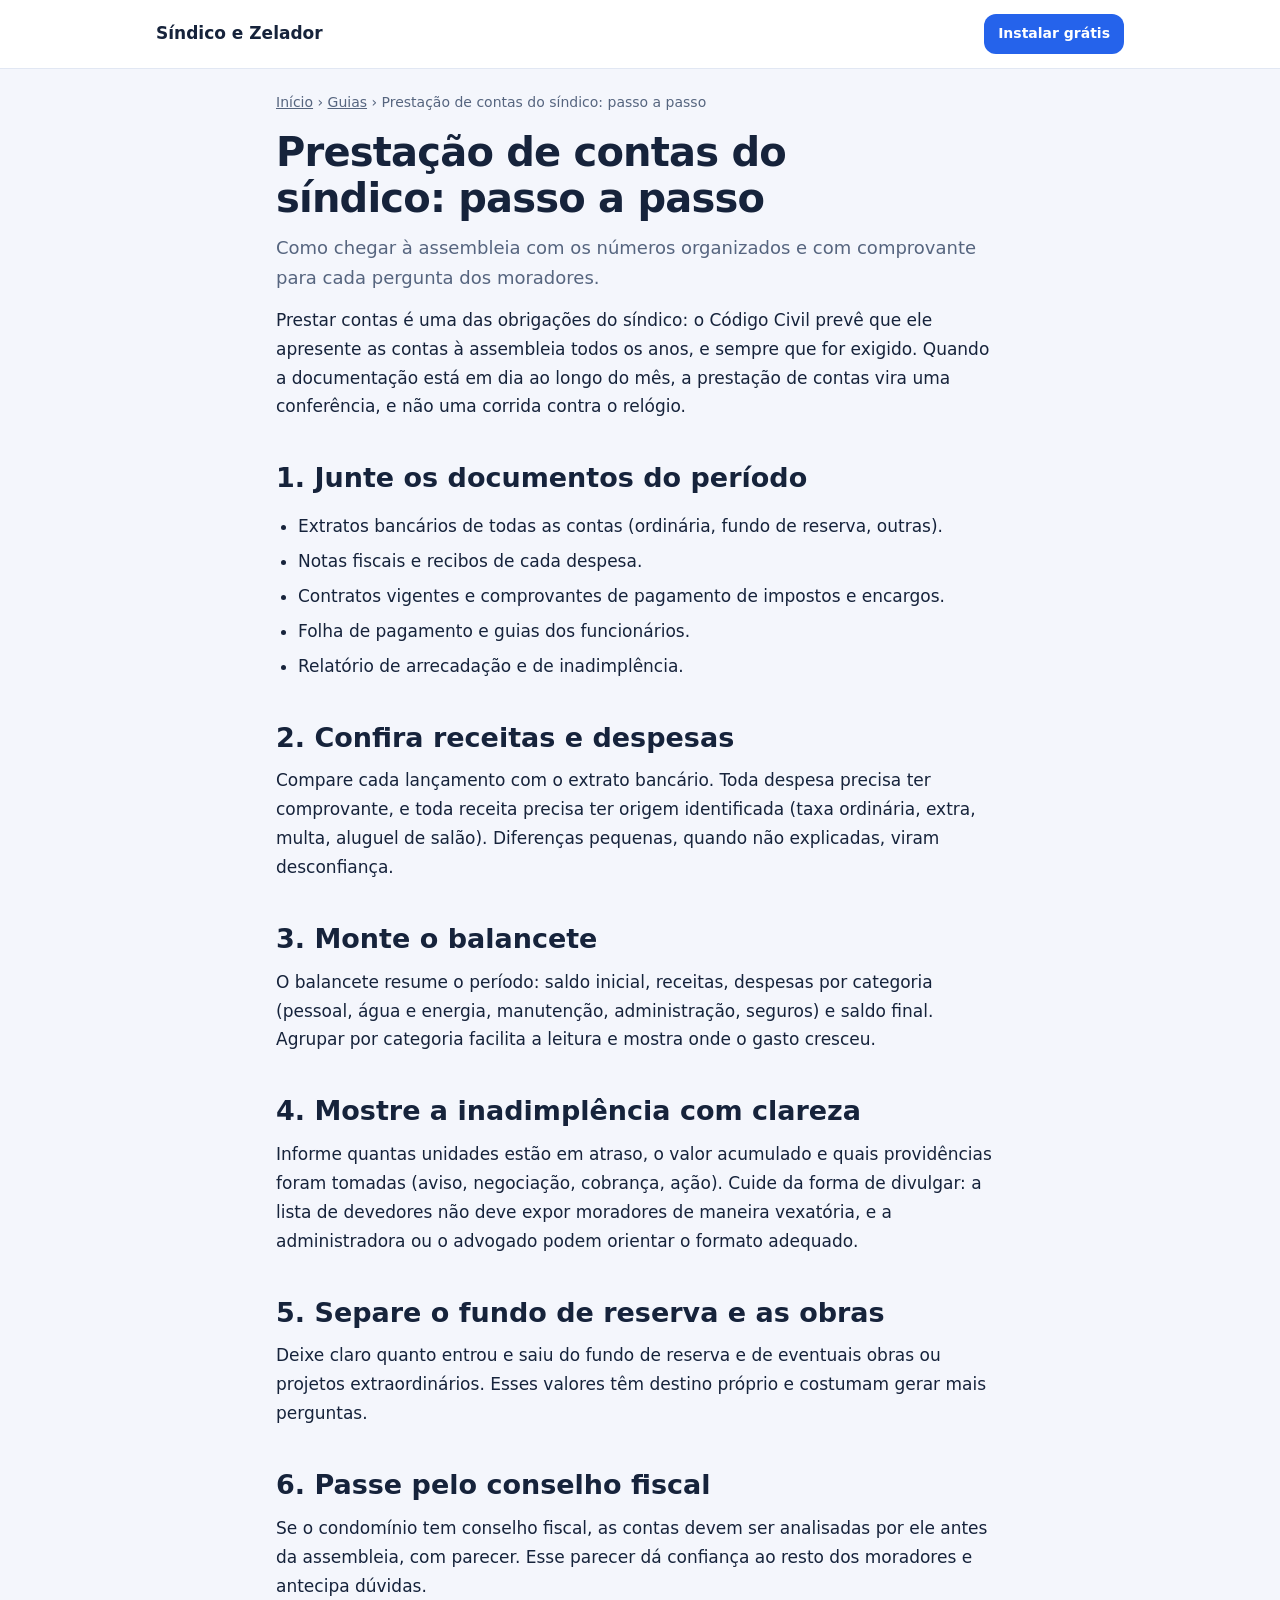
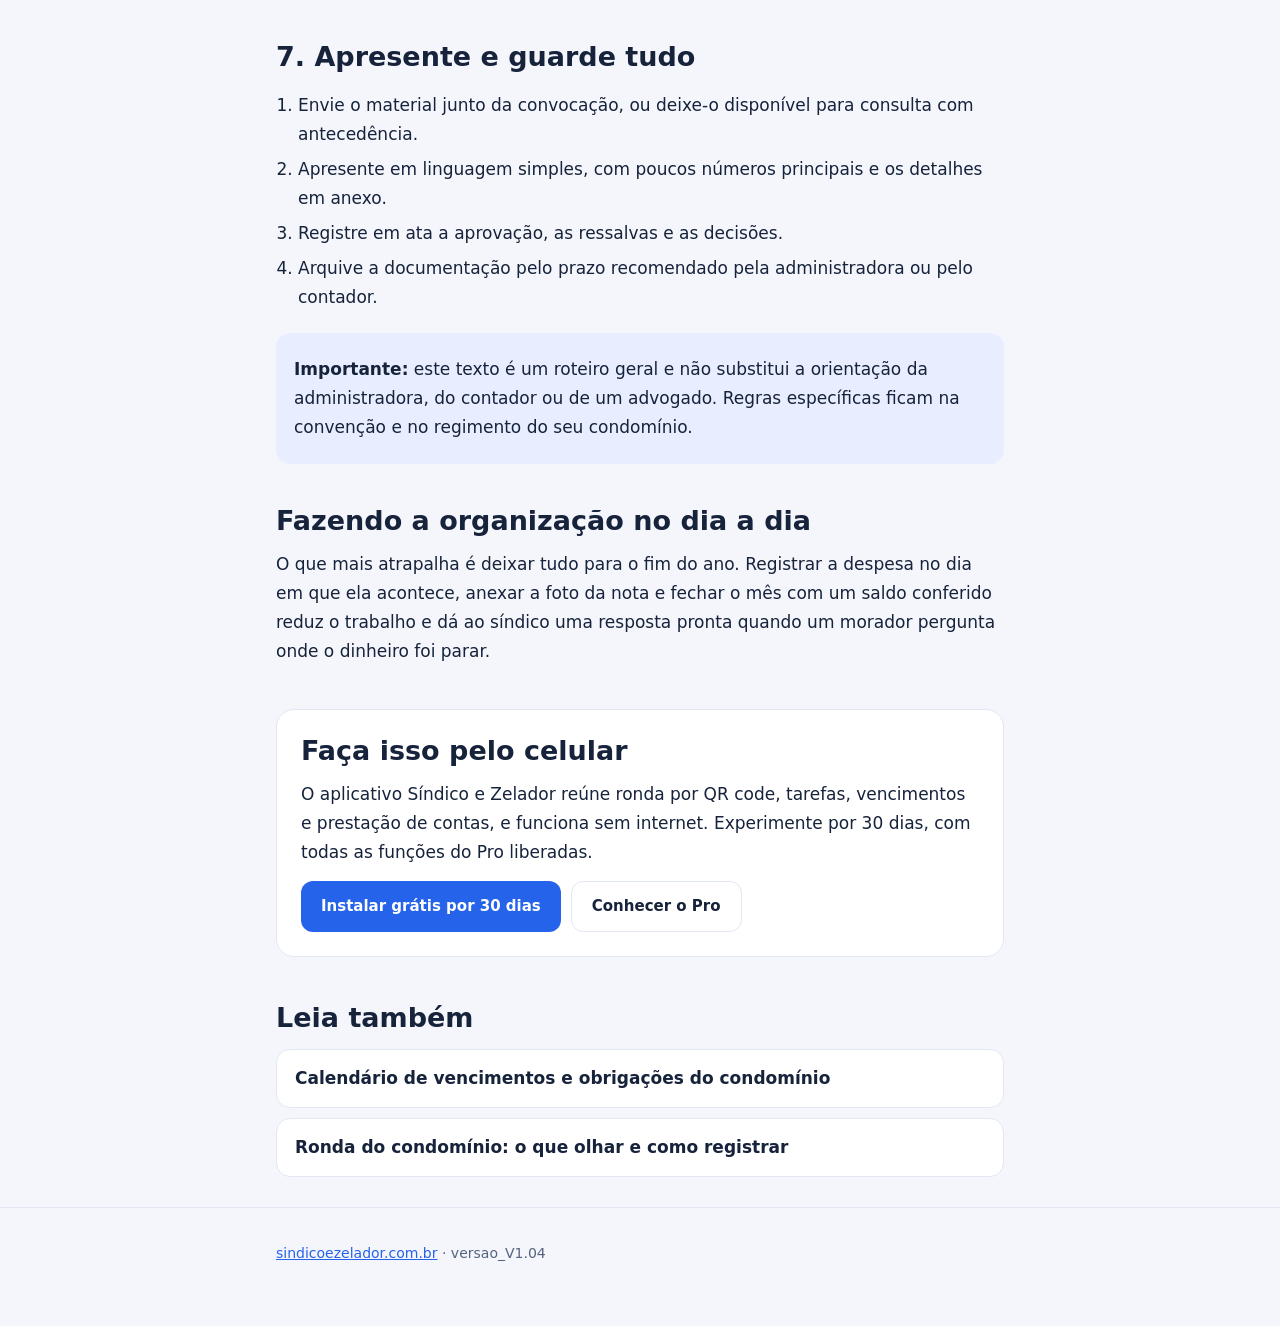
<file: guias/prestacao-de-contas-do-condominio.html>
<!doctype html>
<html lang="pt-BR">
<head>
<meta charset="utf-8">
<meta name="viewport" content="width=device-width,initial-scale=1,viewport-fit=cover">
<title>Prestação de contas do síndico: passo a passo</title>
<meta name="description" content="Como organizar a prestação de contas do condomínio: documentos, balancete, inadimplência, conselho fiscal e apresentação na assembleia.">
<meta name="robots" content="index,follow,max-image-preview:large,max-snippet:-1">
<link rel="canonical" href="https://sindicoezelador.com.br/guias/prestacao-de-contas-do-condominio.html">
<meta name="theme-color" content="#2563EB">
<link rel="icon" href="/favicon.svg" type="image/svg+xml">
<link rel="apple-touch-icon" href="/apple-touch-icon.png">
<meta property="og:site_name" content="Síndico e Zelador">
<meta property="og:locale" content="pt_BR">
<meta property="og:type" content="article">
<meta property="og:title" content="Prestação de contas do síndico: passo a passo">
<meta property="og:description" content="Como organizar a prestação de contas do condomínio: documentos, balancete, inadimplência, conselho fiscal e apresentação na assembleia.">
<meta property="og:url" content="https://sindicoezelador.com.br/guias/prestacao-de-contas-do-condominio.html">
<meta property="og:image" content="https://sindicoezelador.com.br/og-image.jpg">
<meta property="og:image:secure_url" content="https://sindicoezelador.com.br/og-image.jpg">
<meta property="og:image:type" content="image/jpeg">
<meta property="og:image:width" content="1200">
<meta property="og:image:height" content="630">
<meta property="og:image:alt" content="Telas do aplicativo Síndico e Zelador: início do zelador e pontos de ronda com QR code">
<meta name="twitter:card" content="summary_large_image">
<meta name="twitter:title" content="Prestação de contas do síndico: passo a passo">
<meta name="twitter:description" content="Como organizar a prestação de contas do condomínio: documentos, balancete, inadimplência, conselho fiscal e apresentação na assembleia.">
<meta name="twitter:image" content="https://sindicoezelador.com.br/og-image.jpg">
<meta name="twitter:image:alt" content="Telas do aplicativo Síndico e Zelador: início do zelador e pontos de ronda com QR code">
<link rel="stylesheet" href="/guias/guia.css">
<script type="application/ld+json">{"@context":"https://schema.org","@type":"Article","headline":"Prestação de contas do síndico: passo a passo","description":"Como organizar a prestação de contas do condomínio: documentos, balancete, inadimplência, conselho fiscal e apresentação na assembleia.","inLanguage":"pt-BR","datePublished":"2026-11-16","dateModified":"2026-11-16","mainEntityOfPage":"https://sindicoezelador.com.br/guias/prestacao-de-contas-do-condominio.html","image":"https://sindicoezelador.com.br/og-image.jpg","author":{"@type":"Organization","name":"Síndico e Zelador","url":"https://sindicoezelador.com.br/"},"publisher":{"@type":"Organization","name":"Síndico e Zelador","url":"https://sindicoezelador.com.br/","logo":{"@type":"ImageObject","url":"https://sindicoezelador.com.br/apple-touch-icon.png"}}}</script>
<script type="application/ld+json">{"@context":"https://schema.org","@type":"BreadcrumbList","itemListElement":[{"@type":"ListItem","position":1,"name":"Início","item":"https://sindicoezelador.com.br/"},{"@type":"ListItem","position":2,"name":"Guias","item":"https://sindicoezelador.com.br/#guias"},{"@type":"ListItem","position":3,"name":"Prestação de contas do síndico: passo a passo","item":"https://sindicoezelador.com.br/guias/prestacao-de-contas-do-condominio.html"}]}</script>
</head>
<body>
<header class="top"><div class="wrap"><a class="brand" href="/">Síndico e Zelador</a><a class="btn sm" href="https://app.sindicoezelador.com.br/">Instalar grátis</a></div></header>
<main class="wrap">
<nav class="crumbs" aria-label="Você está em"><a href="/">Início</a> › <a href="/#guias">Guias</a> › Prestação de contas do síndico: passo a passo</nav>
<h1>Prestação de contas do síndico: passo a passo</h1>
<p class="sub">Como chegar à assembleia com os números organizados e com comprovante para cada pergunta dos moradores.</p>

<p>Prestar contas é uma das obrigações do síndico: o Código Civil prevê que ele apresente as contas à assembleia todos os anos, e sempre que for exigido. Quando a documentação está em dia ao longo do mês, a prestação de contas vira uma conferência, e não uma corrida contra o relógio.</p>
<h2>1. Junte os documentos do período</h2>
<ul>
<li>Extratos bancários de todas as contas (ordinária, fundo de reserva, outras).</li>
<li>Notas fiscais e recibos de cada despesa.</li>
<li>Contratos vigentes e comprovantes de pagamento de impostos e encargos.</li>
<li>Folha de pagamento e guias dos funcionários.</li>
<li>Relatório de arrecadação e de inadimplência.</li>
</ul>
<h2>2. Confira receitas e despesas</h2>
<p>Compare cada lançamento com o extrato bancário. Toda despesa precisa ter comprovante, e toda receita precisa ter origem identificada (taxa ordinária, extra, multa, aluguel de salão). Diferenças pequenas, quando não explicadas, viram desconfiança.</p>
<h2>3. Monte o balancete</h2>
<p>O balancete resume o período: saldo inicial, receitas, despesas por categoria (pessoal, água e energia, manutenção, administração, seguros) e saldo final. Agrupar por categoria facilita a leitura e mostra onde o gasto cresceu.</p>
<h2>4. Mostre a inadimplência com clareza</h2>
<p>Informe quantas unidades estão em atraso, o valor acumulado e quais providências foram tomadas (aviso, negociação, cobrança, ação). Cuide da forma de divulgar: a lista de devedores não deve expor moradores de maneira vexatória, e a administradora ou o advogado podem orientar o formato adequado.</p>
<h2>5. Separe o fundo de reserva e as obras</h2>
<p>Deixe claro quanto entrou e saiu do fundo de reserva e de eventuais obras ou projetos extraordinários. Esses valores têm destino próprio e costumam gerar mais perguntas.</p>
<h2>6. Passe pelo conselho fiscal</h2>
<p>Se o condomínio tem conselho fiscal, as contas devem ser analisadas por ele antes da assembleia, com parecer. Esse parecer dá confiança ao resto dos moradores e antecipa dúvidas.</p>
<h2>7. Apresente e guarde tudo</h2>
<ol>
<li>Envie o material junto da convocação, ou deixe-o disponível para consulta com antecedência.</li>
<li>Apresente em linguagem simples, com poucos números principais e os detalhes em anexo.</li>
<li>Registre em ata a aprovação, as ressalvas e as decisões.</li>
<li>Arquive a documentação pelo prazo recomendado pela administradora ou pelo contador.</li>
</ol>
<div class="box"><p><b>Importante:</b> este texto é um roteiro geral e não substitui a orientação da administradora, do contador ou de um advogado. Regras específicas ficam na convenção e no regimento do seu condomínio.</p></div>
<h2>Fazendo a organização no dia a dia</h2>
<p>O que mais atrapalha é deixar tudo para o fim do ano. Registrar a despesa no dia em que ela acontece, anexar a foto da nota e fechar o mês com um saldo conferido reduz o trabalho e dá ao síndico uma resposta pronta quando um morador pergunta onde o dinheiro foi parar.</p>

<section class="cta">
<h2>Faça isso pelo celular</h2>
<p>O aplicativo Síndico e Zelador reúne ronda por QR code, tarefas, vencimentos e prestação de contas, e funciona sem internet. Experimente por 30 dias, com todas as funções do Pro liberadas.</p>
<div class="btns"><a class="btn" href="https://app.sindicoezelador.com.br/">Instalar grátis por 30 dias</a><a class="btn ghost" href="/#planos">Conhecer o Pro</a></div>
</section>
<h2>Leia também</h2>
<div class="more"><a href="/guias/vencimentos-e-obrigacoes-do-condominio.html">Calendário de vencimentos e obrigações do condomínio</a><a href="/guias/ronda-do-condominio.html">Ronda do condomínio: o que olhar e como registrar</a></div>
</main>
<footer><div class="wrap"><a href="/">sindicoezelador.com.br</a> · versao_V1.04</div></footer>
</body>
</html>
</file>
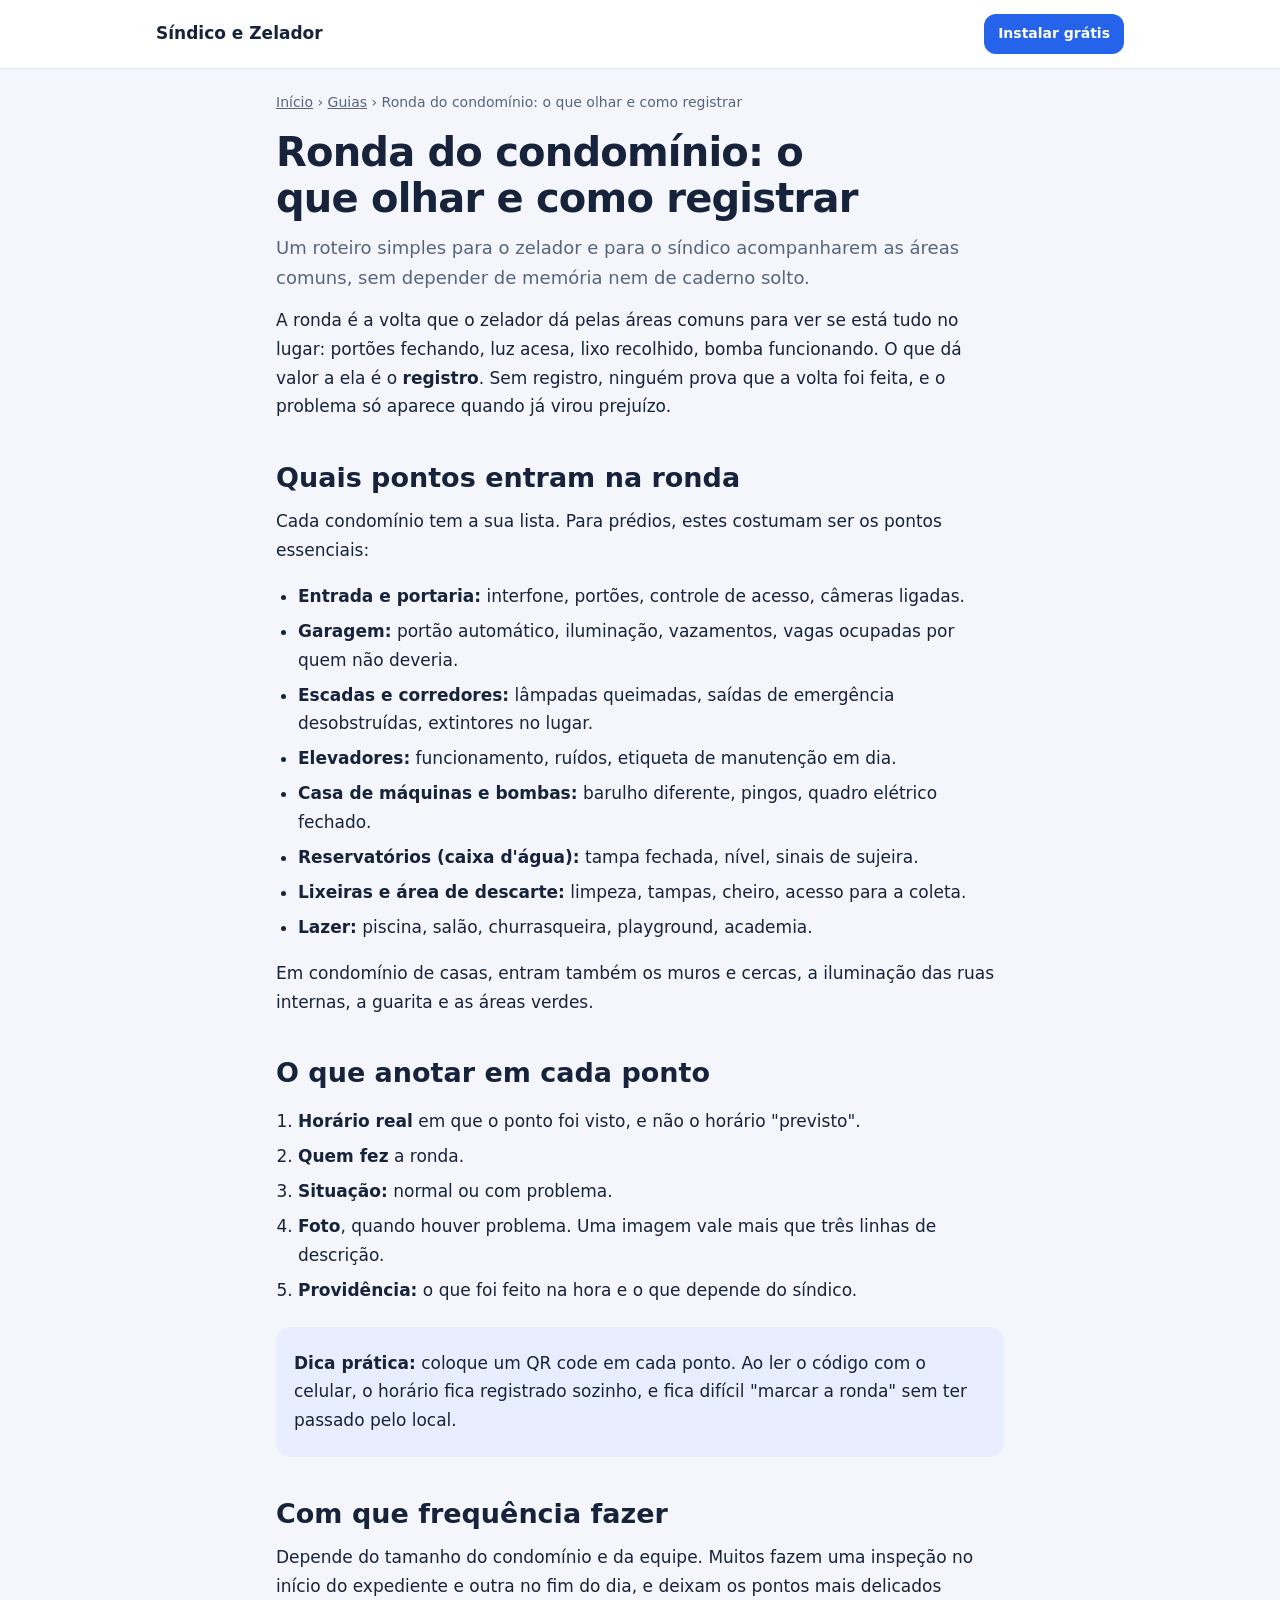
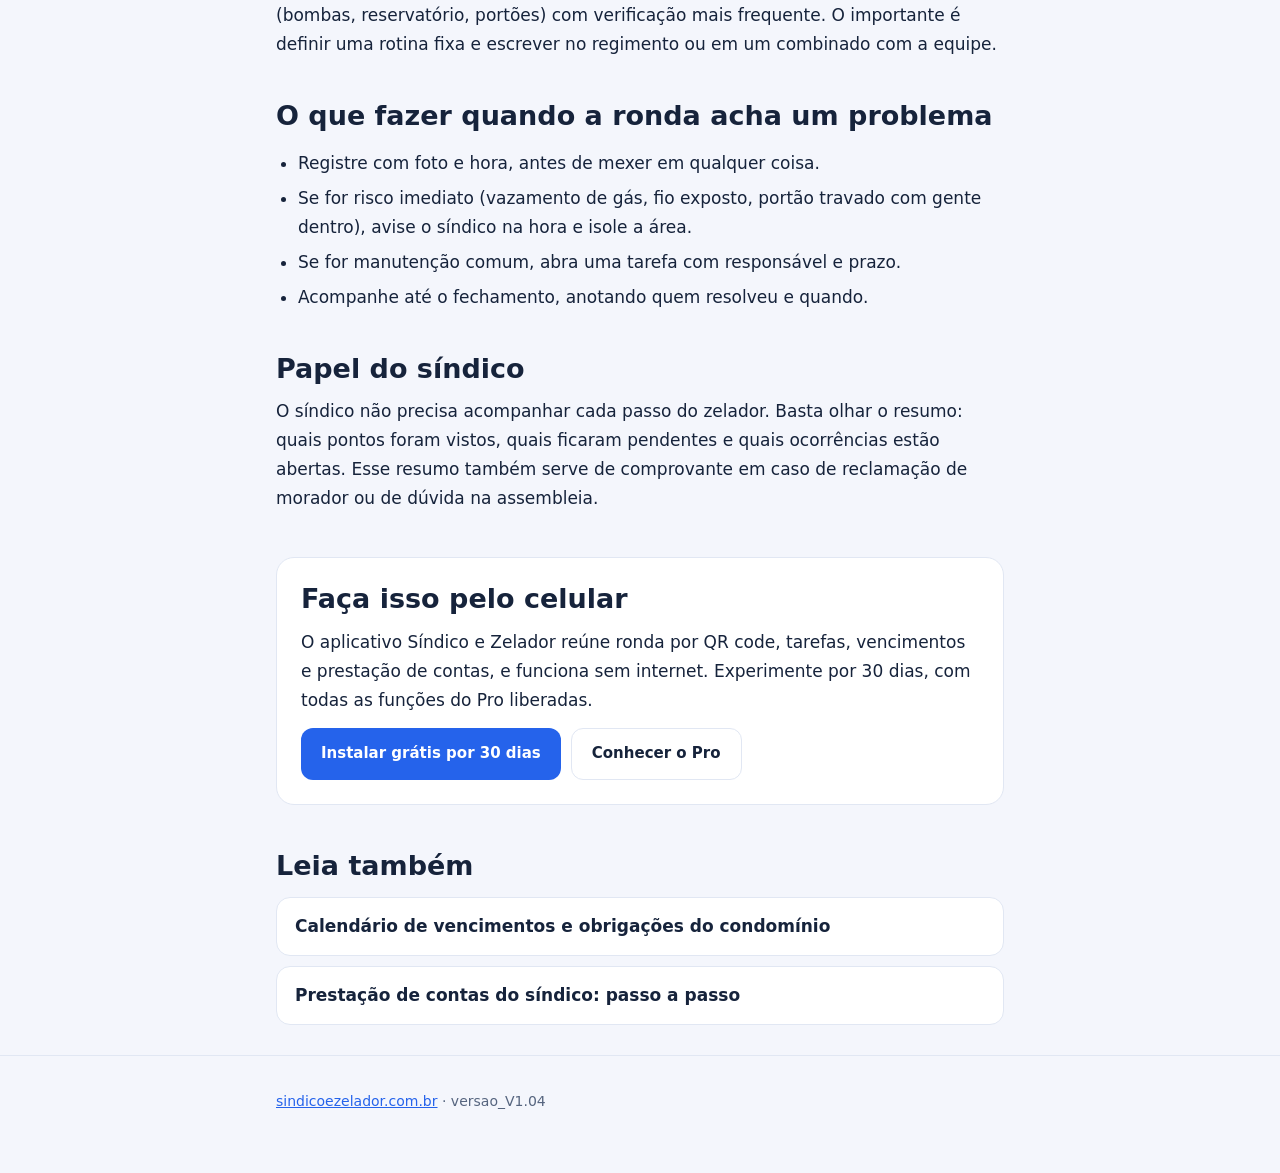
<file: guias/ronda-do-condominio.html>
<!doctype html>
<html lang="pt-BR">
<head>
<meta charset="utf-8">
<meta name="viewport" content="width=device-width,initial-scale=1,viewport-fit=cover">
<title>Ronda do condomínio: checklist e como registrar</title>
<meta name="description" content="Modelo de ronda para o zelador: o que olhar em cada ponto, como registrar horário e foto, e o que fazer quando algo está errado.">
<meta name="robots" content="index,follow,max-image-preview:large,max-snippet:-1">
<link rel="canonical" href="https://sindicoezelador.com.br/guias/ronda-do-condominio.html">
<meta name="theme-color" content="#2563EB">
<link rel="icon" href="/favicon.svg" type="image/svg+xml">
<link rel="apple-touch-icon" href="/apple-touch-icon.png">
<meta property="og:site_name" content="Síndico e Zelador">
<meta property="og:locale" content="pt_BR">
<meta property="og:type" content="article">
<meta property="og:title" content="Ronda do condomínio: checklist e como registrar">
<meta property="og:description" content="Modelo de ronda para o zelador: o que olhar em cada ponto, como registrar horário e foto, e o que fazer quando algo está errado.">
<meta property="og:url" content="https://sindicoezelador.com.br/guias/ronda-do-condominio.html">
<meta property="og:image" content="https://sindicoezelador.com.br/og-image.jpg">
<meta property="og:image:secure_url" content="https://sindicoezelador.com.br/og-image.jpg">
<meta property="og:image:type" content="image/jpeg">
<meta property="og:image:width" content="1200">
<meta property="og:image:height" content="630">
<meta property="og:image:alt" content="Telas do aplicativo Síndico e Zelador: início do zelador e pontos de ronda com QR code">
<meta name="twitter:card" content="summary_large_image">
<meta name="twitter:title" content="Ronda do condomínio: checklist e como registrar">
<meta name="twitter:description" content="Modelo de ronda para o zelador: o que olhar em cada ponto, como registrar horário e foto, e o que fazer quando algo está errado.">
<meta name="twitter:image" content="https://sindicoezelador.com.br/og-image.jpg">
<meta name="twitter:image:alt" content="Telas do aplicativo Síndico e Zelador: início do zelador e pontos de ronda com QR code">
<link rel="stylesheet" href="/guias/guia.css">
<script type="application/ld+json">{"@context":"https://schema.org","@type":"Article","headline":"Ronda do condomínio: o que olhar e como registrar","description":"Modelo de ronda para o zelador: o que olhar em cada ponto, como registrar horário e foto, e o que fazer quando algo está errado.","inLanguage":"pt-BR","datePublished":"2026-11-16","dateModified":"2026-11-16","mainEntityOfPage":"https://sindicoezelador.com.br/guias/ronda-do-condominio.html","image":"https://sindicoezelador.com.br/og-image.jpg","author":{"@type":"Organization","name":"Síndico e Zelador","url":"https://sindicoezelador.com.br/"},"publisher":{"@type":"Organization","name":"Síndico e Zelador","url":"https://sindicoezelador.com.br/","logo":{"@type":"ImageObject","url":"https://sindicoezelador.com.br/apple-touch-icon.png"}}}</script>
<script type="application/ld+json">{"@context":"https://schema.org","@type":"BreadcrumbList","itemListElement":[{"@type":"ListItem","position":1,"name":"Início","item":"https://sindicoezelador.com.br/"},{"@type":"ListItem","position":2,"name":"Guias","item":"https://sindicoezelador.com.br/#guias"},{"@type":"ListItem","position":3,"name":"Ronda do condomínio: o que olhar e como registrar","item":"https://sindicoezelador.com.br/guias/ronda-do-condominio.html"}]}</script>
</head>
<body>
<header class="top"><div class="wrap"><a class="brand" href="/">Síndico e Zelador</a><a class="btn sm" href="https://app.sindicoezelador.com.br/">Instalar grátis</a></div></header>
<main class="wrap">
<nav class="crumbs" aria-label="Você está em"><a href="/">Início</a> › <a href="/#guias">Guias</a> › Ronda do condomínio: o que olhar e como registrar</nav>
<h1>Ronda do condomínio: o que olhar e como registrar</h1>
<p class="sub">Um roteiro simples para o zelador e para o síndico acompanharem as áreas comuns, sem depender de memória nem de caderno solto.</p>

<p>A ronda é a volta que o zelador dá pelas áreas comuns para ver se está tudo no lugar: portões fechando, luz acesa, lixo recolhido, bomba funcionando. O que dá valor a ela é o <b>registro</b>. Sem registro, ninguém prova que a volta foi feita, e o problema só aparece quando já virou prejuízo.</p>
<h2>Quais pontos entram na ronda</h2>
<p>Cada condomínio tem a sua lista. Para prédios, estes costumam ser os pontos essenciais:</p>
<ul>
<li><b>Entrada e portaria:</b> interfone, portões, controle de acesso, câmeras ligadas.</li>
<li><b>Garagem:</b> portão automático, iluminação, vazamentos, vagas ocupadas por quem não deveria.</li>
<li><b>Escadas e corredores:</b> lâmpadas queimadas, saídas de emergência desobstruídas, extintores no lugar.</li>
<li><b>Elevadores:</b> funcionamento, ruídos, etiqueta de manutenção em dia.</li>
<li><b>Casa de máquinas e bombas:</b> barulho diferente, pingos, quadro elétrico fechado.</li>
<li><b>Reservatórios (caixa d'água):</b> tampa fechada, nível, sinais de sujeira.</li>
<li><b>Lixeiras e área de descarte:</b> limpeza, tampas, cheiro, acesso para a coleta.</li>
<li><b>Lazer:</b> piscina, salão, churrasqueira, playground, academia.</li>
</ul>
<p>Em condomínio de casas, entram também os muros e cercas, a iluminação das ruas internas, a guarita e as áreas verdes.</p>
<h2>O que anotar em cada ponto</h2>
<ol>
<li><b>Horário real</b> em que o ponto foi visto, e não o horário "previsto".</li>
<li><b>Quem fez</b> a ronda.</li>
<li><b>Situação:</b> normal ou com problema.</li>
<li><b>Foto</b>, quando houver problema. Uma imagem vale mais que três linhas de descrição.</li>
<li><b>Providência:</b> o que foi feito na hora e o que depende do síndico.</li>
</ol>
<div class="box"><p><b>Dica prática:</b> coloque um QR code em cada ponto. Ao ler o código com o celular, o horário fica registrado sozinho, e fica difícil "marcar a ronda" sem ter passado pelo local.</p></div>
<h2>Com que frequência fazer</h2>
<p>Depende do tamanho do condomínio e da equipe. Muitos fazem uma inspeção no início do expediente e outra no fim do dia, e deixam os pontos mais delicados (bombas, reservatório, portões) com verificação mais frequente. O importante é definir uma rotina fixa e escrever no regimento ou em um combinado com a equipe.</p>
<h2>O que fazer quando a ronda acha um problema</h2>
<ul>
<li>Registre com foto e hora, antes de mexer em qualquer coisa.</li>
<li>Se for risco imediato (vazamento de gás, fio exposto, portão travado com gente dentro), avise o síndico na hora e isole a área.</li>
<li>Se for manutenção comum, abra uma tarefa com responsável e prazo.</li>
<li>Acompanhe até o fechamento, anotando quem resolveu e quando.</li>
</ul>
<h2>Papel do síndico</h2>
<p>O síndico não precisa acompanhar cada passo do zelador. Basta olhar o resumo: quais pontos foram vistos, quais ficaram pendentes e quais ocorrências estão abertas. Esse resumo também serve de comprovante em caso de reclamação de morador ou de dúvida na assembleia.</p>

<section class="cta">
<h2>Faça isso pelo celular</h2>
<p>O aplicativo Síndico e Zelador reúne ronda por QR code, tarefas, vencimentos e prestação de contas, e funciona sem internet. Experimente por 30 dias, com todas as funções do Pro liberadas.</p>
<div class="btns"><a class="btn" href="https://app.sindicoezelador.com.br/">Instalar grátis por 30 dias</a><a class="btn ghost" href="/#planos">Conhecer o Pro</a></div>
</section>
<h2>Leia também</h2>
<div class="more"><a href="/guias/vencimentos-e-obrigacoes-do-condominio.html">Calendário de vencimentos e obrigações do condomínio</a><a href="/guias/prestacao-de-contas-do-condominio.html">Prestação de contas do síndico: passo a passo</a></div>
</main>
<footer><div class="wrap"><a href="/">sindicoezelador.com.br</a> · versao_V1.04</div></footer>
</body>
</html>
</file>
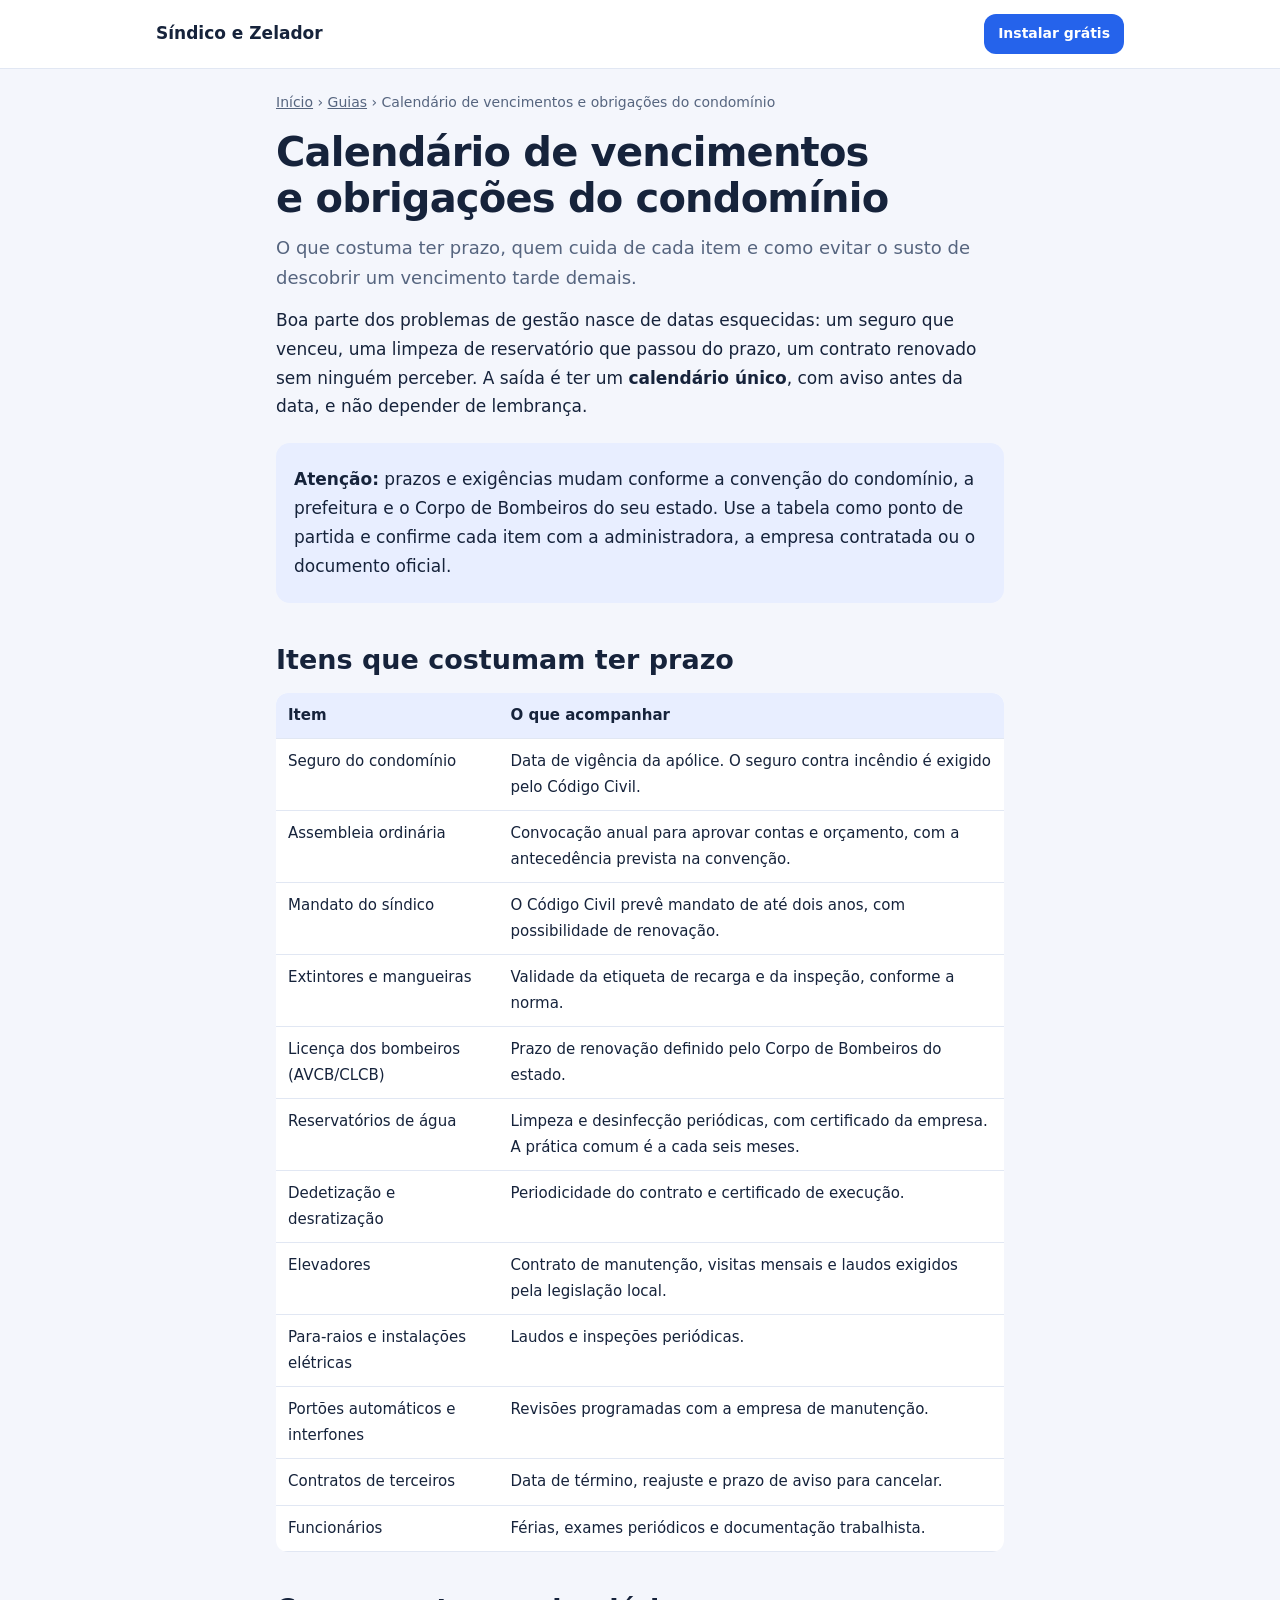
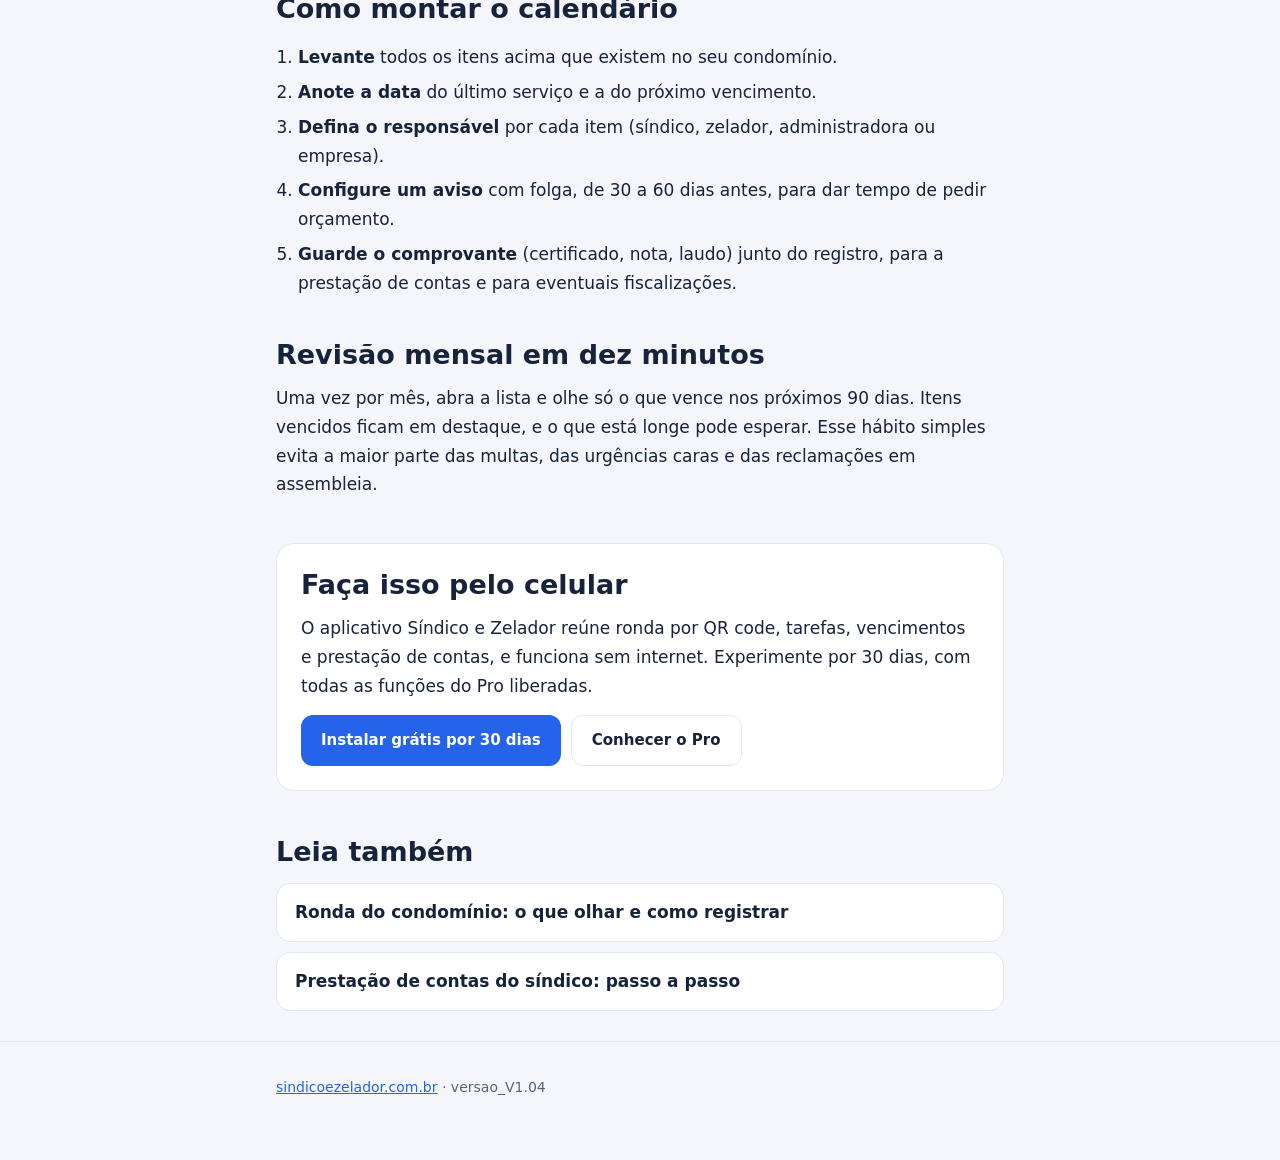
<file: guias/vencimentos-e-obrigacoes-do-condominio.html>
<!doctype html>
<html lang="pt-BR">
<head>
<meta charset="utf-8">
<meta name="viewport" content="width=device-width,initial-scale=1,viewport-fit=cover">
<title>Calendário de vencimentos e obrigações do condomínio</title>
<meta name="description" content="Lista do que o síndico precisa acompanhar ao longo do ano: seguro, extintores, reservatórios, elevadores, assembleia e contratos.">
<meta name="robots" content="index,follow,max-image-preview:large,max-snippet:-1">
<link rel="canonical" href="https://sindicoezelador.com.br/guias/vencimentos-e-obrigacoes-do-condominio.html">
<meta name="theme-color" content="#2563EB">
<link rel="icon" href="/favicon.svg" type="image/svg+xml">
<link rel="apple-touch-icon" href="/apple-touch-icon.png">
<meta property="og:site_name" content="Síndico e Zelador">
<meta property="og:locale" content="pt_BR">
<meta property="og:type" content="article">
<meta property="og:title" content="Calendário de vencimentos e obrigações do condomínio">
<meta property="og:description" content="Lista do que o síndico precisa acompanhar ao longo do ano: seguro, extintores, reservatórios, elevadores, assembleia e contratos.">
<meta property="og:url" content="https://sindicoezelador.com.br/guias/vencimentos-e-obrigacoes-do-condominio.html">
<meta property="og:image" content="https://sindicoezelador.com.br/og-image.jpg">
<meta property="og:image:secure_url" content="https://sindicoezelador.com.br/og-image.jpg">
<meta property="og:image:type" content="image/jpeg">
<meta property="og:image:width" content="1200">
<meta property="og:image:height" content="630">
<meta property="og:image:alt" content="Telas do aplicativo Síndico e Zelador: início do zelador e pontos de ronda com QR code">
<meta name="twitter:card" content="summary_large_image">
<meta name="twitter:title" content="Calendário de vencimentos e obrigações do condomínio">
<meta name="twitter:description" content="Lista do que o síndico precisa acompanhar ao longo do ano: seguro, extintores, reservatórios, elevadores, assembleia e contratos.">
<meta name="twitter:image" content="https://sindicoezelador.com.br/og-image.jpg">
<meta name="twitter:image:alt" content="Telas do aplicativo Síndico e Zelador: início do zelador e pontos de ronda com QR code">
<link rel="stylesheet" href="/guias/guia.css">
<script type="application/ld+json">{"@context":"https://schema.org","@type":"Article","headline":"Calendário de vencimentos e obrigações do condomínio","description":"Lista do que o síndico precisa acompanhar ao longo do ano: seguro, extintores, reservatórios, elevadores, assembleia e contratos.","inLanguage":"pt-BR","datePublished":"2026-11-16","dateModified":"2026-11-16","mainEntityOfPage":"https://sindicoezelador.com.br/guias/vencimentos-e-obrigacoes-do-condominio.html","image":"https://sindicoezelador.com.br/og-image.jpg","author":{"@type":"Organization","name":"Síndico e Zelador","url":"https://sindicoezelador.com.br/"},"publisher":{"@type":"Organization","name":"Síndico e Zelador","url":"https://sindicoezelador.com.br/","logo":{"@type":"ImageObject","url":"https://sindicoezelador.com.br/apple-touch-icon.png"}}}</script>
<script type="application/ld+json">{"@context":"https://schema.org","@type":"BreadcrumbList","itemListElement":[{"@type":"ListItem","position":1,"name":"Início","item":"https://sindicoezelador.com.br/"},{"@type":"ListItem","position":2,"name":"Guias","item":"https://sindicoezelador.com.br/#guias"},{"@type":"ListItem","position":3,"name":"Calendário de vencimentos e obrigações do condomínio","item":"https://sindicoezelador.com.br/guias/vencimentos-e-obrigacoes-do-condominio.html"}]}</script>
</head>
<body>
<header class="top"><div class="wrap"><a class="brand" href="/">Síndico e Zelador</a><a class="btn sm" href="https://app.sindicoezelador.com.br/">Instalar grátis</a></div></header>
<main class="wrap">
<nav class="crumbs" aria-label="Você está em"><a href="/">Início</a> › <a href="/#guias">Guias</a> › Calendário de vencimentos e obrigações do condomínio</nav>
<h1>Calendário de vencimentos e obrigações do condomínio</h1>
<p class="sub">O que costuma ter prazo, quem cuida de cada item e como evitar o susto de descobrir um vencimento tarde demais.</p>

<p>Boa parte dos problemas de gestão nasce de datas esquecidas: um seguro que venceu, uma limpeza de reservatório que passou do prazo, um contrato renovado sem ninguém perceber. A saída é ter um <b>calendário único</b>, com aviso antes da data, e não depender de lembrança.</p>
<div class="box"><p><b>Atenção:</b> prazos e exigências mudam conforme a convenção do condomínio, a prefeitura e o Corpo de Bombeiros do seu estado. Use a tabela como ponto de partida e confirme cada item com a administradora, a empresa contratada ou o documento oficial.</p></div>
<h2>Itens que costumam ter prazo</h2>
<table>
<tr><th>Item</th><th>O que acompanhar</th></tr>
<tr><td>Seguro do condomínio</td><td>Data de vigência da apólice. O seguro contra incêndio é exigido pelo Código Civil.</td></tr>
<tr><td>Assembleia ordinária</td><td>Convocação anual para aprovar contas e orçamento, com a antecedência prevista na convenção.</td></tr>
<tr><td>Mandato do síndico</td><td>O Código Civil prevê mandato de até dois anos, com possibilidade de renovação.</td></tr>
<tr><td>Extintores e mangueiras</td><td>Validade da etiqueta de recarga e da inspeção, conforme a norma.</td></tr>
<tr><td>Licença dos bombeiros (AVCB/CLCB)</td><td>Prazo de renovação definido pelo Corpo de Bombeiros do estado.</td></tr>
<tr><td>Reservatórios de água</td><td>Limpeza e desinfecção periódicas, com certificado da empresa. A prática comum é a cada seis meses.</td></tr>
<tr><td>Dedetização e desratização</td><td>Periodicidade do contrato e certificado de execução.</td></tr>
<tr><td>Elevadores</td><td>Contrato de manutenção, visitas mensais e laudos exigidos pela legislação local.</td></tr>
<tr><td>Para-raios e instalações elétricas</td><td>Laudos e inspeções periódicas.</td></tr>
<tr><td>Portões automáticos e interfones</td><td>Revisões programadas com a empresa de manutenção.</td></tr>
<tr><td>Contratos de terceiros</td><td>Data de término, reajuste e prazo de aviso para cancelar.</td></tr>
<tr><td>Funcionários</td><td>Férias, exames periódicos e documentação trabalhista.</td></tr>
</table>
<h2>Como montar o calendário</h2>
<ol>
<li><b>Levante</b> todos os itens acima que existem no seu condomínio.</li>
<li><b>Anote a data</b> do último serviço e a do próximo vencimento.</li>
<li><b>Defina o responsável</b> por cada item (síndico, zelador, administradora ou empresa).</li>
<li><b>Configure um aviso</b> com folga, de 30 a 60 dias antes, para dar tempo de pedir orçamento.</li>
<li><b>Guarde o comprovante</b> (certificado, nota, laudo) junto do registro, para a prestação de contas e para eventuais fiscalizações.</li>
</ol>
<h2>Revisão mensal em dez minutos</h2>
<p>Uma vez por mês, abra a lista e olhe só o que vence nos próximos 90 dias. Itens vencidos ficam em destaque, e o que está longe pode esperar. Esse hábito simples evita a maior parte das multas, das urgências caras e das reclamações em assembleia.</p>

<section class="cta">
<h2>Faça isso pelo celular</h2>
<p>O aplicativo Síndico e Zelador reúne ronda por QR code, tarefas, vencimentos e prestação de contas, e funciona sem internet. Experimente por 30 dias, com todas as funções do Pro liberadas.</p>
<div class="btns"><a class="btn" href="https://app.sindicoezelador.com.br/">Instalar grátis por 30 dias</a><a class="btn ghost" href="/#planos">Conhecer o Pro</a></div>
</section>
<h2>Leia também</h2>
<div class="more"><a href="/guias/ronda-do-condominio.html">Ronda do condomínio: o que olhar e como registrar</a><a href="/guias/prestacao-de-contas-do-condominio.html">Prestação de contas do síndico: passo a passo</a></div>
</main>
<footer><div class="wrap"><a href="/">sindicoezelador.com.br</a> · versao_V1.04</div></footer>
</body>
</html>
</file>
<file: guias/guia.css>
:root{--bg:#F4F6FC;--surface:#fff;--ink:#16233B;--muted:#56657F;--line:#E1E7F3;--blue:#2563EB;--blue-d:#1D4ED8;--blue-soft:#E8EEFF;--orange:#D9660A;--font:'Plus Jakarta Sans',system-ui,-apple-system,'Segoe UI',sans-serif}
@media (prefers-color-scheme:dark){:root{--bg:#0E1526;--surface:#16203A;--ink:#E8EEFB;--muted:#9AA9C7;--line:#26334F;--blue:#6E97FF;--blue-d:#4F7DF5;--blue-soft:#1B2A52;--orange:#FFA04D;color-scheme:dark}}
*{box-sizing:border-box}html{scroll-behavior:smooth}
body{margin:0;background:var(--bg);color:var(--ink);font-family:var(--font);font-size:17px;line-height:1.7}
a{color:var(--blue)}
.wrap{max-width:760px;margin:0 auto;padding:0 max(16px,env(safe-area-inset-left,0px))}
header.top{border-bottom:1px solid var(--line);background:var(--surface)}
header.top .wrap{display:flex;justify-content:space-between;align-items:center;gap:12px;padding-block:14px;max-width:1000px}
.brand{font-weight:800;color:var(--ink);text-decoration:none}
.btn{display:inline-flex;align-items:center;justify-content:center;padding:12px 20px;border-radius:12px;font-weight:700;font-size:15px;text-decoration:none;background:var(--blue);color:#fff}
.btn:hover{background:var(--blue-d)}
.btn.sm{padding:8px 14px;font-size:14px}
.crumbs{font-size:14px;color:var(--muted);padding-top:22px}
.crumbs a{color:var(--muted)}
h1{font-size:clamp(28px,5vw,40px);line-height:1.15;letter-spacing:-.02em;margin:14px 0 12px;font-weight:800;text-wrap:balance}
h2{font-size:clamp(21px,3.4vw,27px);line-height:1.25;margin:40px 0 8px;font-weight:800;text-wrap:balance}
.sub{color:var(--muted);font-size:18px;margin:0 0 8px}
p{margin:12px 0}
ul,ol{padding-left:22px}li{margin:6px 0}
.box{background:var(--blue-soft);border-radius:14px;padding:16px 18px;margin:22px 0}
.box p{margin:6px 0}
.cta{background:var(--surface);border:1px solid var(--line);border-radius:18px;padding:24px;margin:44px 0;text-align:left}
.cta h2{margin-top:0}
.btns{display:flex;flex-wrap:wrap;gap:10px;margin-top:14px}
.btn.ghost{background:transparent;color:var(--ink);border:1.5px solid var(--line)}
.more{display:grid;gap:10px;margin:14px 0 8px;padding:0;list-style:none}
.more a{display:block;background:var(--surface);border:1px solid var(--line);border-radius:14px;padding:14px 18px;text-decoration:none;color:var(--ink);font-weight:700}
.more a:hover{border-color:var(--blue)}
.note{font-size:14px;color:var(--muted)}
table{width:100%;border-collapse:collapse;margin:16px 0;font-size:15px;background:var(--surface);border-radius:12px;overflow:hidden}
th,td{text-align:left;padding:10px 12px;border-bottom:1px solid var(--line);vertical-align:top}
th{background:var(--blue-soft)}
footer{padding:34px 0 60px;color:var(--muted);font-size:14px;border-top:1px solid var(--line);margin-top:30px}
</file>
